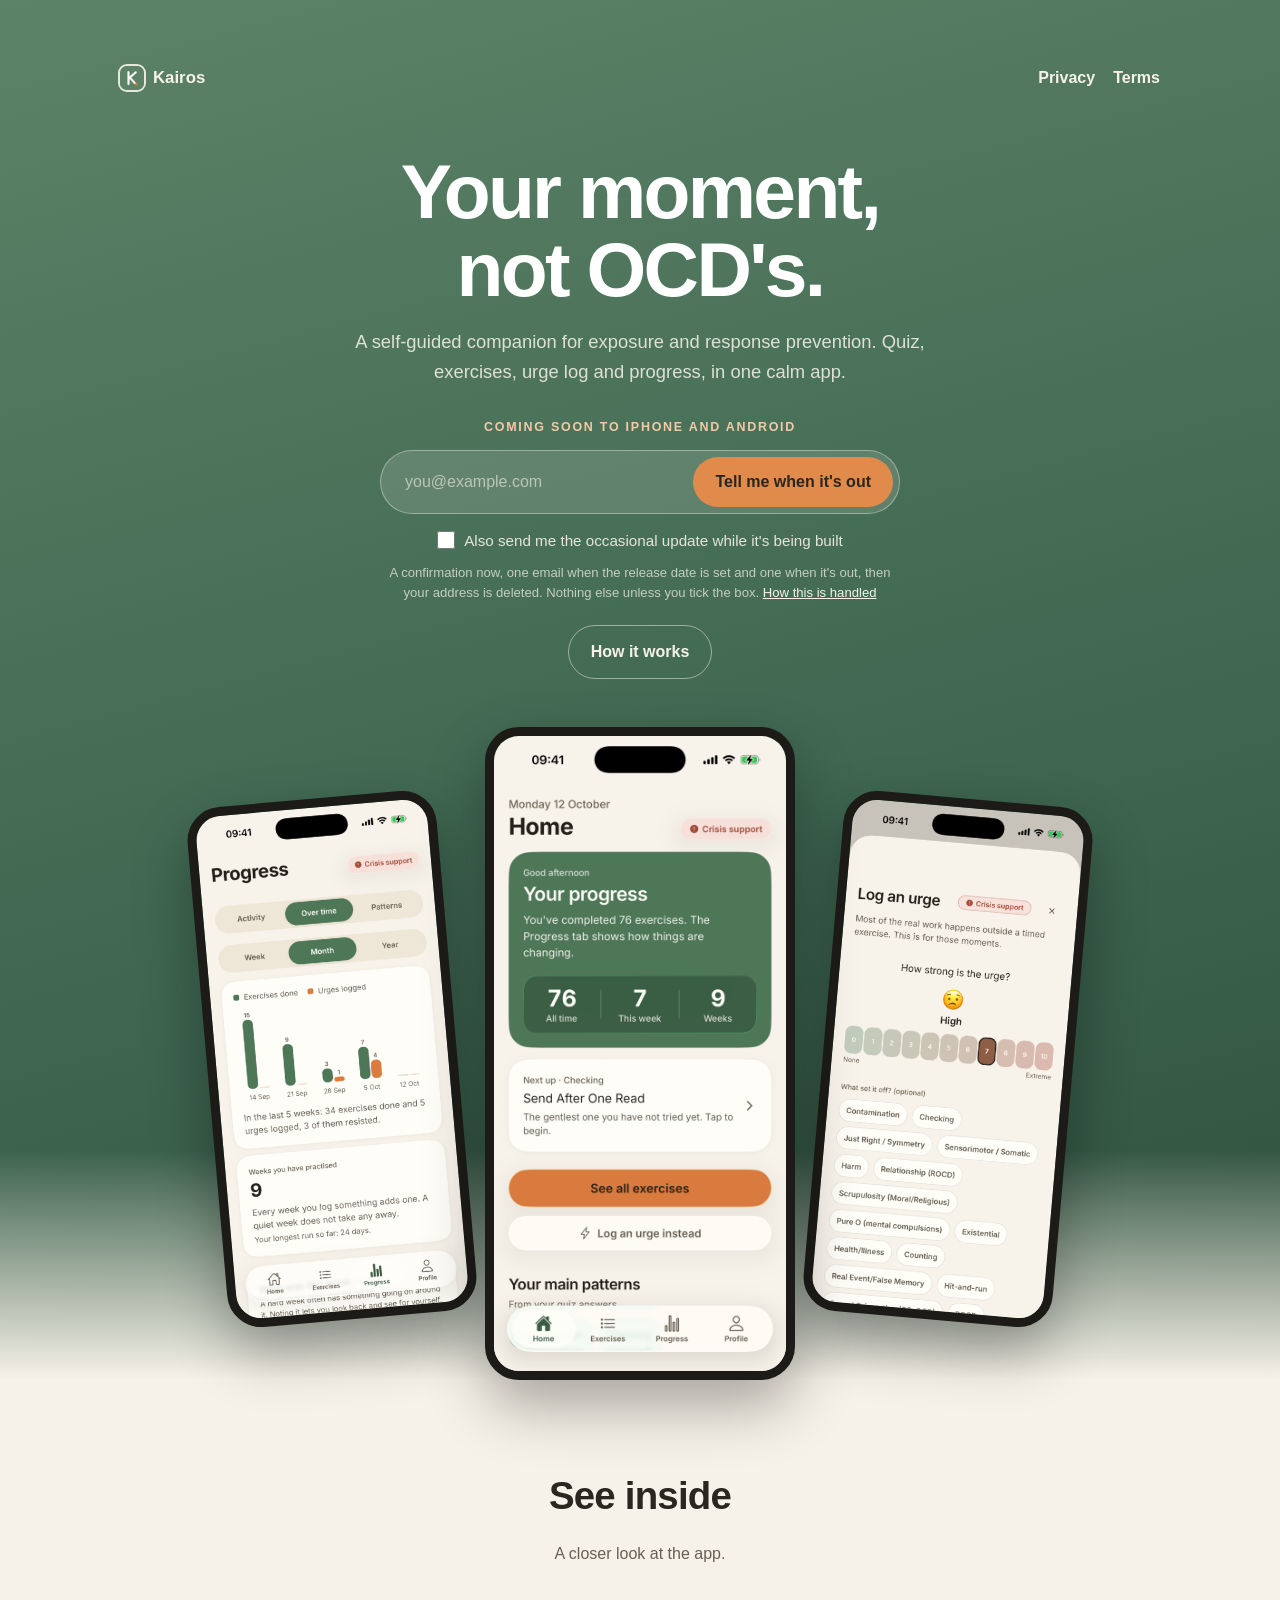
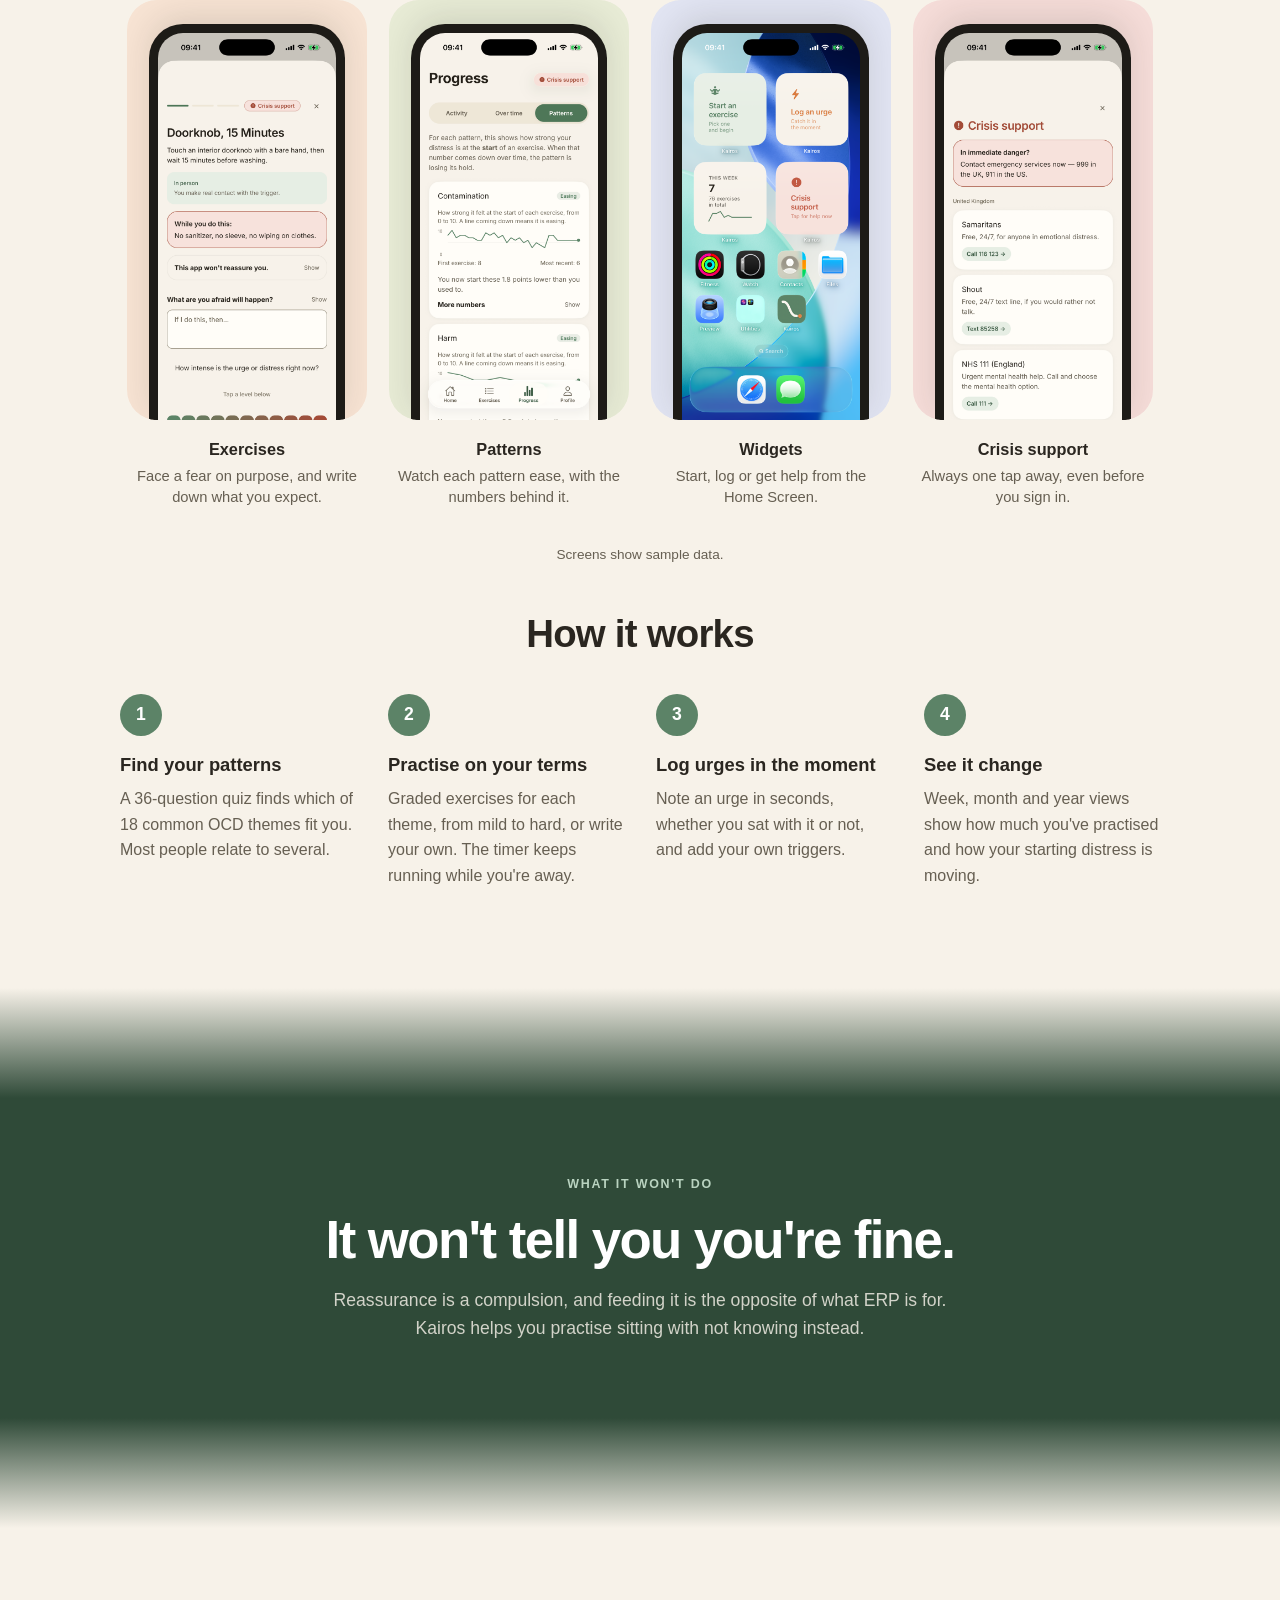
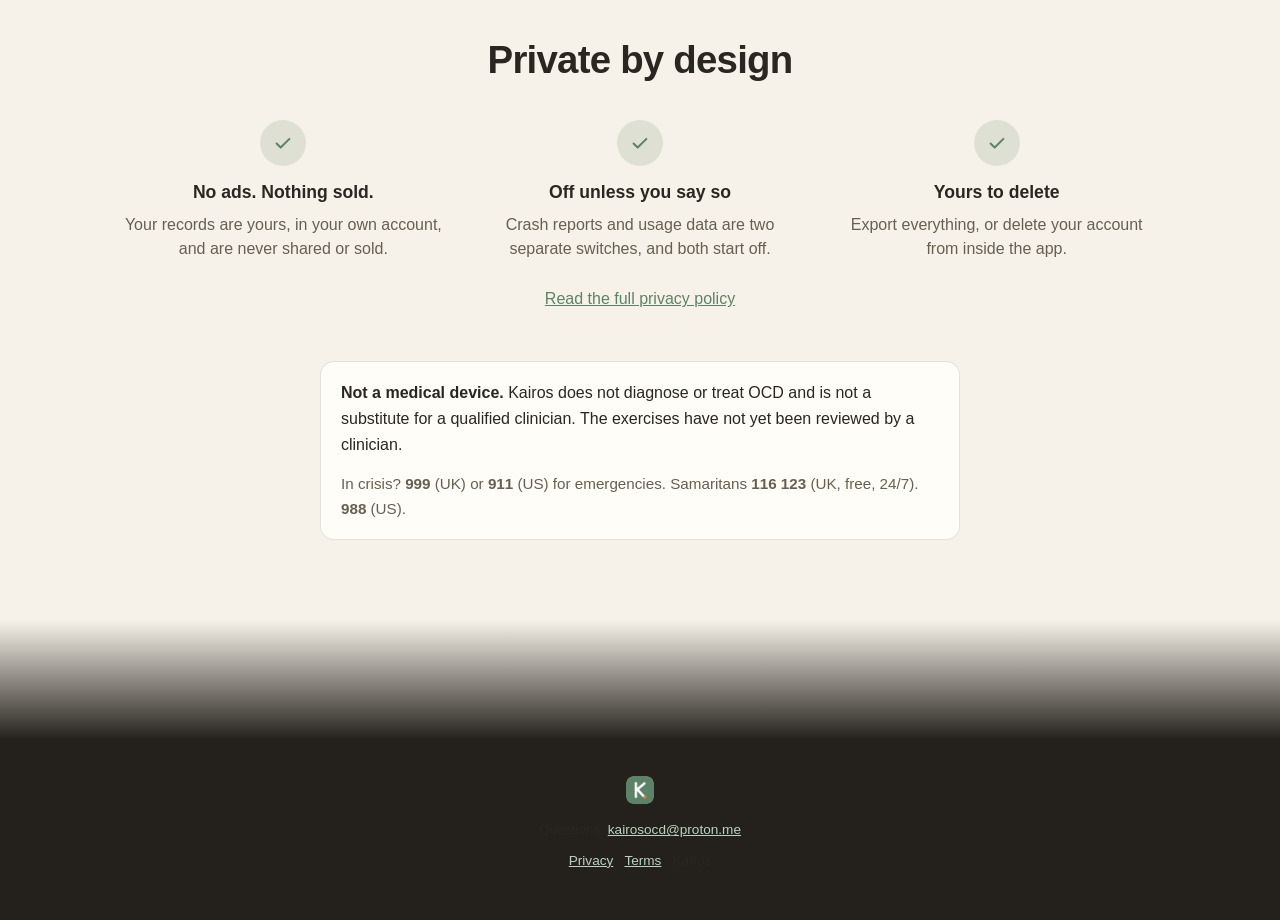
<file: index.html>
<!doctype html>
<html lang="en"><head><meta charset="utf-8"><meta http-equiv="Content-Security-Policy" content="default-src 'none'; script-src 'sha256-T9Zqq2Setd+0WrwaJxLGKSephxffUy9SnGUSDQfKIqs='; style-src 'self' 'unsafe-inline'; img-src 'self' data:; connect-src https://rinfsydefqgzggacbksc.supabase.co; base-uri 'none'; form-action 'none'; object-src 'none'"><meta name="referrer" content="strict-origin-when-cross-origin">
<meta name="viewport" content="width=device-width,initial-scale=1">
<title>Kairos — a self-guided ERP companion for OCD</title><meta name="description" content="Kairos helps you run Exposure and Response Prevention exercises for OCD and see whether your triggers are actually losing their grip. Works offline, no account needed.">
<link rel="canonical" href="https://kairosapp.co.uk/">
<link rel="icon" href="favicon-32.png" sizes="32x32" type="image/png">
<link rel="icon" href="favicon-512.png" sizes="512x512" type="image/png">
<link rel="apple-touch-icon" href="favicon-180.png">
<meta name="theme-color" content="#5C8367">
<meta property="og:type" content="website">
<meta property="og:site_name" content="Kairos">
<meta property="og:title" content="Kairos — a self-guided ERP companion for OCD">
<meta property="og:description" content="Kairos helps you run Exposure and Response Prevention exercises for OCD and see whether your triggers are actually losing their grip. Works offline, no account needed.">
<meta property="og:url" content="https://kairosapp.co.uk/">
<meta property="og:image" content="https://kairosapp.co.uk/og.png">
<meta property="og:image:width" content="1200">
<meta property="og:image:height" content="630">
<meta property="og:image:alt" content="The Kairos mark: a line falling and levelling off, with the most recent point picked out.">
<meta name="twitter:card" content="summary_large_image">
<link rel="stylesheet" href="style.css?v=20261018"></head>
<body>
<div class="band hero-band">
<div class="wrap wide">
<nav><a href="index.html" class="brand"><img src="favicon-32.png" alt="" width="24" height="24">Kairos</a><a href="privacy.html">Privacy</a><a href="terms.html">Terms</a></nav>
<header class="hero">
<h1>Your moment,<br>not OCD's.</h1>
<p class="lede">A self-guided companion for exposure and response prevention. Quiz, exercises, urge log and progress, in one calm app.</p>
<p class="soon">Coming soon to iPhone and Android</p>
<form class="join" id="join" novalidate>
<div class="join-row">
<label class="sr" for="join-email">Email address</label>
<input id="join-email" type="email" name="email" autocomplete="email" inputmode="email" maxlength="254" placeholder="you@example.com" required>
<button type="submit">Tell me when it's out</button>
</div>
<input class="hp" type="text" name="website" tabindex="-1" autocomplete="off" aria-hidden="true">
<label class="join-opt"><input type="checkbox" name="updates"> Also send me the occasional update while it's being built</label>
<p class="join-msg" id="join-msg" role="status" aria-live="polite"></p>
<p class="join-fine">A confirmation now, one email when the release date is set and one when it's out, then your address is deleted. Nothing else unless you tick the box. <a href="privacy.html#waitlist">How this is handled</a></p>
<noscript><p class="join-fine">This form needs JavaScript. You can email <a href="mailto:kairosocd@proton.me">kairosocd@proton.me</a> instead.</p></noscript>
</form>
<p class="cta"><a class="ghost" href="#how">How it works</a></p>
</header>
<div class="stage" aria-label="Screens from the app">
<figure class="phone side left"><img src="img/progress.png?v=20261018" width="644" height="1400" alt="Week, month and year charts of exercises done and urges logged"></figure>
<figure class="phone main"><img src="img/home.png?v=20261018" width="644" height="1400" alt="The Kairos home screen: your progress, the next exercise, and a button to log an urge"></figure>
<figure class="phone side right"><img src="img/urge.png?v=20261018" width="644" height="1400" alt="Logging an urge: a 0 to 10 strength scale and what set it off"></figure>
</div>
</div>
</div>

<div class="wrap wide after-stage">
<section class="showcase" aria-label="Screens from the app">
<h2 class="big center">See inside</h2>
<p class="center sub">A closer look at the app.</p>
<div class="track" tabindex="0" role="region" aria-label="App screens, scrollable"><figure class="slide dup"><div class="tile t1"><div class="frame"><img src="img/home.png?v=20261018" width="644" height="1400" loading="lazy" alt="Home screen with your progress and the next exercise"></div></div><figcaption><strong>Home</strong><span>Where you are, and one clear next step.</span></figcaption></figure><figure class="slide"><div class="tile t2"><div class="frame"><img src="img/exercise.png?v=20261018" width="644" height="1400" loading="lazy" alt="An exercise with what to avoid and a box for what you fear will happen"></div></div><figcaption><strong>Exercises</strong><span>Face a fear on purpose, and write down what you expect.</span></figcaption></figure><figure class="slide dup"><div class="tile t3"><div class="frame"><img src="img/urge.png?v=20261018" width="644" height="1400" loading="lazy" alt="The urge log with a 0 to 10 scale and triggers"></div></div><figcaption><strong>Log an urge</strong><span>A few taps, wherever you are, whatever happened.</span></figcaption></figure><figure class="slide dup"><div class="tile t4"><div class="frame"><img src="img/progress.png?v=20261018" width="644" height="1400" loading="lazy" alt="Week, month and year charts"></div></div><figcaption><strong>Progress</strong><span>Week, month and year, at a glance.</span></figcaption></figure><figure class="slide"><div class="tile t5"><div class="frame"><img src="img/patterns.png?v=20261018" width="644" height="1400" loading="lazy" alt="A pattern card with a falling trend line"></div></div><figcaption><strong>Patterns</strong><span>Watch each pattern ease, with the numbers behind it.</span></figcaption></figure><figure class="slide"><div class="tile t7"><div class="frame"><img src="img/widgets.png?v=20261018" width="644" height="1400" loading="lazy" alt="Four Kairos widgets on the iPhone Home Screen: start an exercise, log an urge, this week's progress and crisis support"></div></div><figcaption><strong>Widgets</strong><span>Start, log or get help from the Home Screen.</span></figcaption></figure><figure class="slide"><div class="tile t6"><div class="frame"><img src="img/crisis.png?v=20261018" width="644" height="1400" loading="lazy" alt="Crisis support with UK and US helplines"></div></div><figcaption><strong>Crisis support</strong><span>Always one tap away, even before you sign in.</span></figcaption></figure></div>
<p class="fine center">Screens show sample data.</p>
</section>

<h2 id="how" class="big center how">How it works</h2>
<section class="steps">
<div class="step"><span class="num">1</span><h3>Find your patterns</h3><p>A 36-question quiz finds which of 18 common OCD themes fit you. Most people relate to several.</p></div>
<div class="step"><span class="num">2</span><h3>Practise on your terms</h3><p>Graded exercises for each theme, from mild to hard, or write your own. The timer keeps running while you're away.</p></div>
<div class="step"><span class="num">3</span><h3>Log urges in the moment</h3><p>Note an urge in seconds, whether you sat with it or not, and add your own triggers.</p></div>
<div class="step"><span class="num">4</span><h3>See it change</h3><p>Week, month and year views show how much you've practised and how your starting distress is moving.</p></div>
</section>
</div>

<div class="band quote-band">
<div class="wrap">
<p class="eyebrow">What it won't do</p>
<p class="quote">It won't tell you you're fine.</p>
<p class="quote-sub">Reassurance is a compulsion, and feeding it is the opposite of what ERP is for. Kairos helps you practise sitting with not knowing instead.</p>
</div>
</div>

<div class="wrap wide">
<h2 class="big center">Private by design</h2>
<section class="privs">
<div><span class="tick"><svg viewBox="0 0 24 24" width="22" height="22" fill="none" stroke="currentColor" stroke-width="2.2" stroke-linecap="round" stroke-linejoin="round" aria-hidden="true"><path d="m5 12.5 4.5 4.5L19 7.5"/></svg></span><h3>No ads. Nothing sold.</h3><p>Your records are yours, in your own account, and are never shared or sold.</p></div>
<div><span class="tick"><svg viewBox="0 0 24 24" width="22" height="22" fill="none" stroke="currentColor" stroke-width="2.2" stroke-linecap="round" stroke-linejoin="round" aria-hidden="true"><path d="m5 12.5 4.5 4.5L19 7.5"/></svg></span><h3>Off unless you say so</h3><p>Crash reports and usage data are two separate switches, and both start off.</p></div>
<div><span class="tick"><svg viewBox="0 0 24 24" width="22" height="22" fill="none" stroke="currentColor" stroke-width="2.2" stroke-linecap="round" stroke-linejoin="round" aria-hidden="true"><path d="m5 12.5 4.5 4.5L19 7.5"/></svg></span><h3>Yours to delete</h3><p>Export everything, or delete your account from inside the app.</p></div>
</section>
<p class="center"><a href="privacy.html">Read the full privacy policy</a></p>

<section class="card safety">
<strong>Not a medical device.</strong> Kairos does not diagnose or treat OCD and is not a substitute for a qualified clinician. The exercises have not yet been reviewed by a clinician.
<p class="crisis">In crisis? <strong>999</strong> (UK) or <strong>911</strong> (US) for emergencies. Samaritans <strong>116 123</strong> (UK, free, 24/7). <strong>988</strong> (US).</p>
</section>
</div>

<div class="band foot-band">
<footer class="center">
<img src="favicon-32.png" alt="" width="28" height="28" style="border-radius:7px">
<p>Questions: <a href="mailto:kairosocd@proton.me">kairosocd@proton.me</a></p>
<p><a href="privacy.html">Privacy</a> &middot; <a href="terms.html">Terms</a> &middot; Kairos</p>
</footer>
</div>
<script>
// Waiting list. The key below is Supabase's publishable key, the same one the
// app ships with: it can call join_waitlist() and cannot read the list.
(function(){
var URL='https://rinfsydefqgzggacbksc.supabase.co/rest/v1/rpc/join_waitlist',KEY='sb_publishable_8s-21yNIAFTTwb9iOPqPbw_uM5XrwYM';
var form=document.getElementById('join');if(!form)return;
var msg=document.getElementById('join-msg'),btn=form.querySelector('button'),email=form.elements.email;
function say(t,bad){msg.textContent=t;msg.classList.toggle('bad',!!bad)}
form.addEventListener('submit',function(e){
e.preventDefault();
var v=email.value.trim(),updates=form.elements.updates.checked;
// Filled only by bots: look like it worked, send nothing.
if(form.elements.website.value){done(false);return}
if(!/^[^@\s]+@[^@\s]+\.[^@\s]+$/.test(v)){say('That email address doesn\'t look right.',true);email.focus();return}
btn.disabled=true;say('Adding you…');
fetch(URL,{method:'POST',headers:{'Content-Type':'application/json',apikey:KEY},body:JSON.stringify({p_email:v,p_updates:updates})})
.then(function(r){if(!r.ok)throw 0;done(updates)})
.catch(function(){btn.disabled=false;say('Couldn\'t add you just now. Try again, or email kairosocd@proton.me.',true)});
});
function done(updates){
form.classList.add('done');
say(updates?'You\'re on the list. A confirmation email is on its way. We\'ll email you the release date, when it\'s out, and now and then before.':'You\'re on the list. A confirmation email is on its way. After that, just the release date and the launch.');
}
})();
</script>
</body></html>
</file>
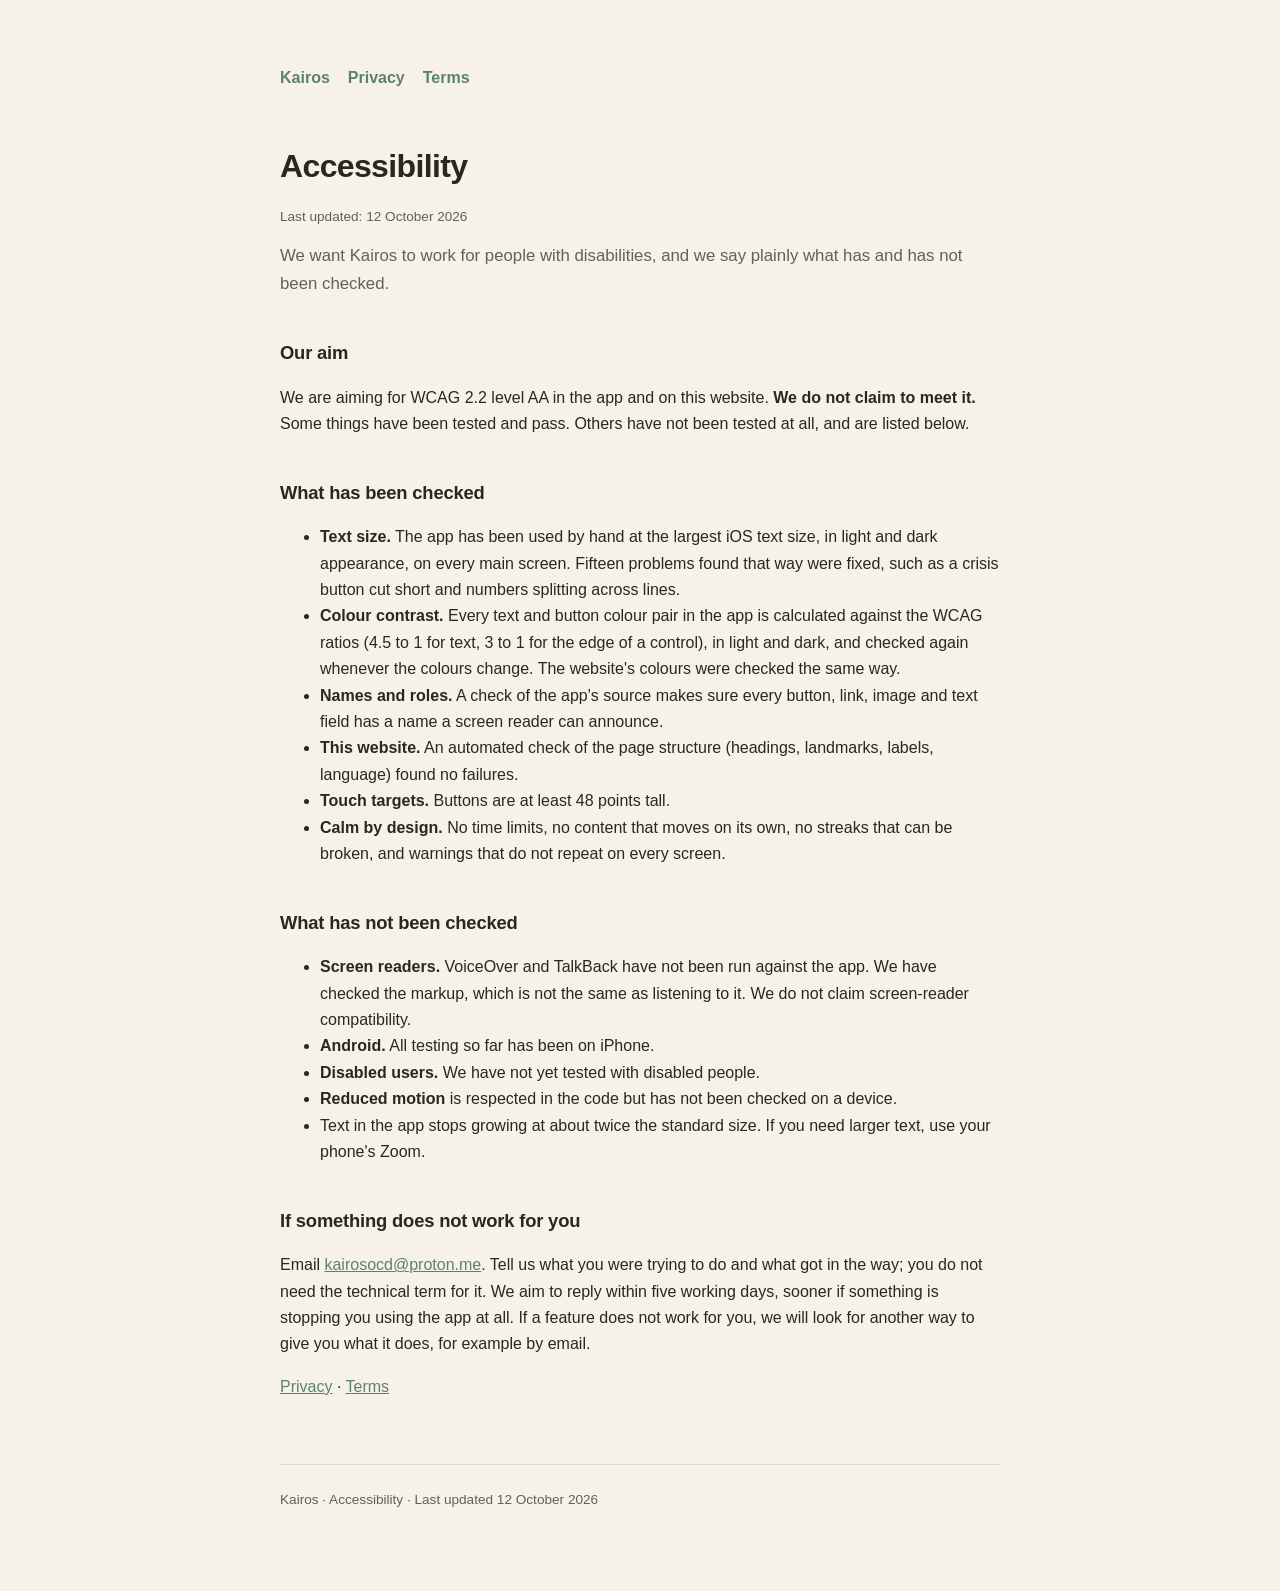
<file: accessibility.html>
<!doctype html>
<html lang="en"><head><meta charset="utf-8"><meta http-equiv="Content-Security-Policy" content="default-src 'none'; script-src 'none'; style-src 'self' 'unsafe-inline'; img-src 'self' data:; connect-src 'none'; base-uri 'none'; form-action 'none'; object-src 'none'"><meta name="referrer" content="strict-origin-when-cross-origin">
<meta name="viewport" content="width=device-width,initial-scale=1">
<title>Accessibility — Kairos</title><meta name="description" content="How accessible Kairos is today, what has and has not been tested, and how to tell us about a problem.">
<link rel="canonical" href="https://kairosapp.co.uk/accessibility.html">
<link rel="icon" href="favicon-32.png" sizes="32x32" type="image/png">
<link rel="icon" href="favicon-512.png" sizes="512x512" type="image/png">
<link rel="apple-touch-icon" href="favicon-180.png">
<meta name="theme-color" content="#5C8367">
<meta property="og:type" content="website">
<meta property="og:site_name" content="Kairos">
<meta property="og:title" content="Accessibility — Kairos">
<meta property="og:description" content="How accessible Kairos is today, what has and has not been tested, and how to tell us about a problem.">
<meta property="og:url" content="https://kairosapp.co.uk/accessibility.html">
<meta property="og:image" content="https://kairosapp.co.uk/og.png">
<meta property="og:image:width" content="1200">
<meta property="og:image:height" content="630">
<meta property="og:image:alt" content="The Kairos mark: a line falling and levelling off, with the most recent point picked out.">
<meta name="twitter:card" content="summary_large_image">
<link rel="stylesheet" href="style.css?v=20261020"></head>
<body><div class="wrap">
<nav><a href="index.html">Kairos</a><a href="privacy.html">Privacy</a><a href="terms.html">Terms</a></nav>
<main>

<h1>Accessibility</h1>
<p class="updated">Last updated: 12 October 2026</p>

<p class="lede">We want Kairos to work for people with disabilities, and we say plainly what has and has not been checked.</p>

<h2>Our aim</h2>
<p>We are aiming for WCAG 2.2 level AA in the app and on this website. <strong>We do not claim to meet it.</strong> Some things have been tested and pass. Others have not been tested at all, and are listed below.</p>

<h2>What has been checked</h2>
<ul>
<li><strong>Text size.</strong> The app has been used by hand at the largest iOS text size, in light and dark appearance, on every main screen. Fifteen problems found that way were fixed, such as a crisis button cut short and numbers splitting across lines.</li>
<li><strong>Colour contrast.</strong> Every text and button colour pair in the app is calculated against the WCAG ratios (4.5 to 1 for text, 3 to 1 for the edge of a control), in light and dark, and checked again whenever the colours change. The website's colours were checked the same way.</li>
<li><strong>Names and roles.</strong> A check of the app's source makes sure every button, link, image and text field has a name a screen reader can announce.</li>
<li><strong>This website.</strong> An automated check of the page structure (headings, landmarks, labels, language) found no failures.</li>
<li><strong>Touch targets.</strong> Buttons are at least 48 points tall.</li>
<li><strong>Calm by design.</strong> No time limits, no content that moves on its own, no streaks that can be broken, and warnings that do not repeat on every screen.</li>
</ul>

<h2>What has not been checked</h2>
<ul>
<li><strong>Screen readers.</strong> VoiceOver and TalkBack have not been run against the app. We have checked the markup, which is not the same as listening to it. We do not claim screen-reader compatibility.</li>
<li><strong>Android.</strong> All testing so far has been on iPhone.</li>
<li><strong>Disabled users.</strong> We have not yet tested with disabled people.</li>
<li><strong>Reduced motion</strong> is respected in the code but has not been checked on a device.</li>
<li>Text in the app stops growing at about twice the standard size. If you need larger text, use your phone's Zoom.</li>
</ul>

<h2>If something does not work for you</h2>
<p>Email <a href="mailto:kairosocd@proton.me">kairosocd@proton.me</a>. Tell us what you were trying to do and what got in the way; you do not need the technical term for it. We aim to reply within five working days, sooner if something is stopping you using the app at all. If a feature does not work for you, we will look for another way to give you what it does, for example by email.</p>

<p><a href="privacy.html">Privacy</a> &middot; <a href="terms.html">Terms</a></p>
</main>
<footer>Kairos · Accessibility · Last updated 12 October 2026</footer>
</div></body></html>
</file>
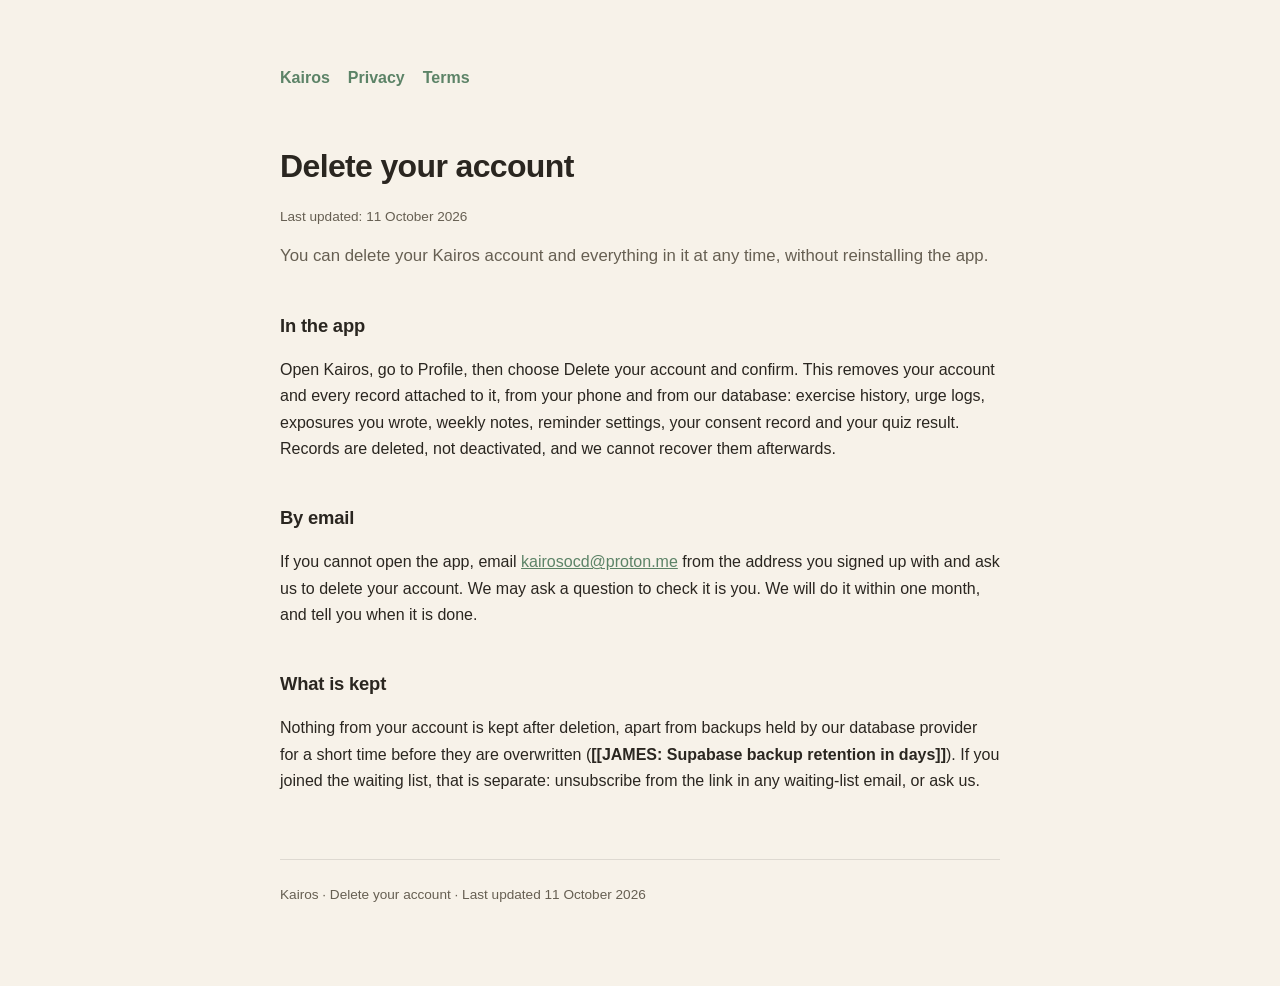
<file: delete-account.html>
<!doctype html>
<html lang="en"><head><meta charset="utf-8"><meta http-equiv="Content-Security-Policy" content="default-src 'none'; script-src 'none'; style-src 'self' 'unsafe-inline'; img-src 'self' data:; connect-src 'none'; base-uri 'none'; form-action 'none'; object-src 'none'"><meta name="referrer" content="strict-origin-when-cross-origin">
<meta name="viewport" content="width=device-width,initial-scale=1">
<title>Delete your account — Kairos</title><meta name="description" content="How to delete your Kairos account and the data in it.">
<link rel="canonical" href="https://kairosapp.co.uk/delete-account.html">
<link rel="icon" href="favicon-32.png" sizes="32x32" type="image/png">
<link rel="icon" href="favicon-512.png" sizes="512x512" type="image/png">
<link rel="apple-touch-icon" href="favicon-180.png">
<meta name="theme-color" content="#5C8367">
<meta property="og:type" content="website">
<meta property="og:site_name" content="Kairos">
<meta property="og:title" content="Delete your account — Kairos">
<meta property="og:description" content="How to delete your Kairos account and the data in it.">
<meta property="og:url" content="https://kairosapp.co.uk/delete-account.html">
<meta property="og:image" content="https://kairosapp.co.uk/og.png">
<meta property="og:image:width" content="1200">
<meta property="og:image:height" content="630">
<meta property="og:image:alt" content="The Kairos mark: a line falling and levelling off, with the most recent point picked out.">
<meta name="twitter:card" content="summary_large_image">
<link rel="stylesheet" href="style.css?v=20261020"></head>
<body><div class="wrap">
<nav><a href="index.html">Kairos</a><a href="privacy.html">Privacy</a><a href="terms.html">Terms</a></nav>
<main>

<h1>Delete your account</h1>
<p class="updated">Last updated: 11 October 2026</p>

<p class="lede">You can delete your Kairos account and everything in it at any time, without reinstalling the app.</p>

<h2>In the app</h2>
<p>Open Kairos, go to Profile, then choose Delete your account and confirm. This removes your account and
every record attached to it, from your phone and from our database: exercise history, urge logs, exposures
you wrote, weekly notes, reminder settings, your consent record and your quiz result. Records are deleted,
not deactivated, and we cannot recover them afterwards.</p>

<h2>By email</h2>
<p>If you cannot open the app, email <a href="mailto:kairosocd@proton.me">kairosocd@proton.me</a> from the
address you signed up with and ask us to delete your account. We may ask a question to check it is you. We
will do it within one month, and tell you when it is done.</p>

<h2>What is kept</h2>
<p>Nothing from your account is kept after deletion, apart from backups held by our database provider for
a short time before they are overwritten (<strong>[[JAMES: Supabase backup retention in days]]</strong>). If you
joined the waiting list, that is separate: unsubscribe from the link in any waiting-list email, or ask us.</p>

</main>
<footer>Kairos · Delete your account · Last updated 11 October 2026</footer>
</div></body></html>
</file>
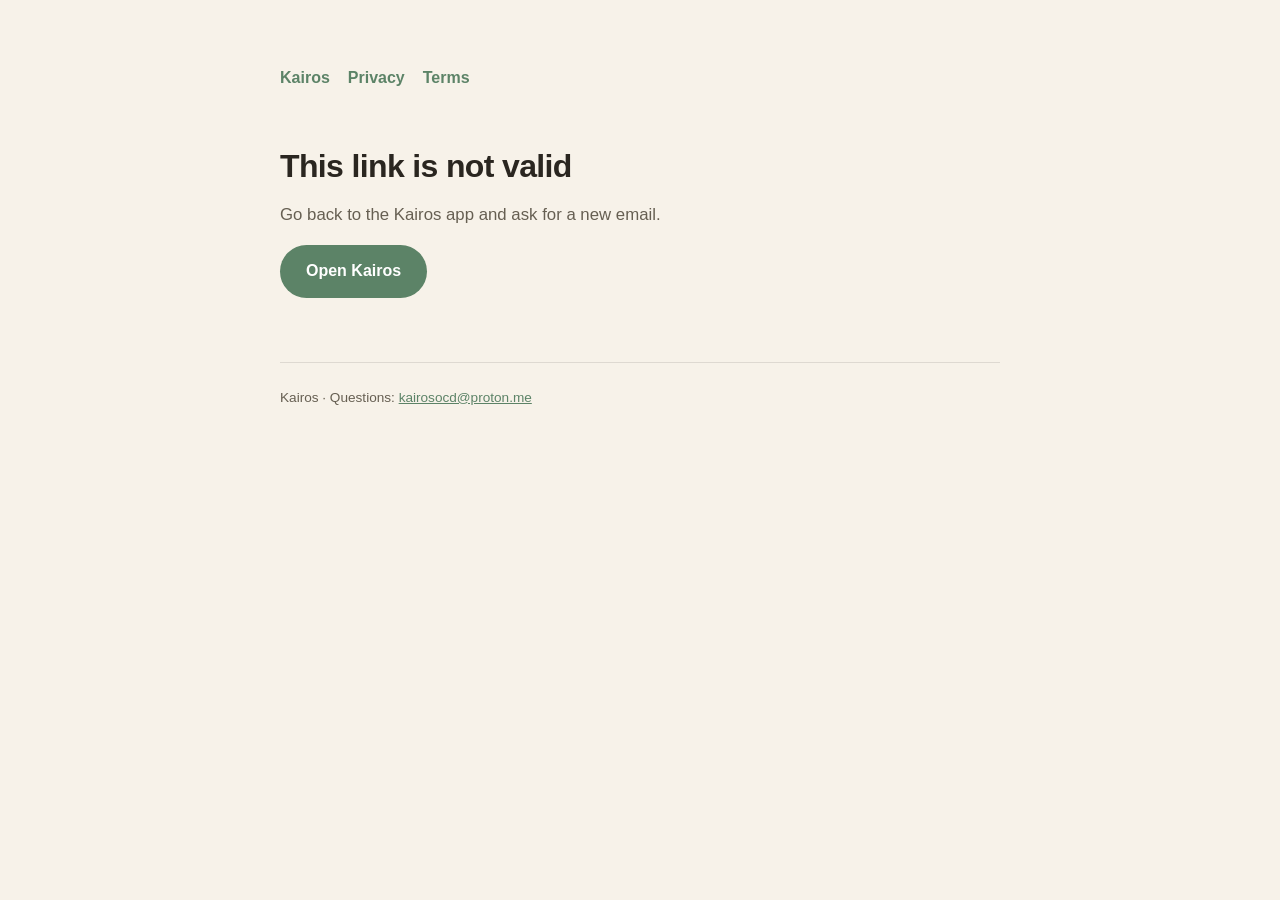
<file: open.html>
<!doctype html>
<html lang="en"><head><meta charset="utf-8"><meta http-equiv="Content-Security-Policy" content="default-src 'none'; script-src 'sha256-C3AvIpxU/HgVbRTIcodHJ1VNUiAtNa4bY+GyHJzdA5s='; style-src 'self' 'unsafe-inline'; img-src 'self' data:; connect-src 'none'; base-uri 'none'; form-action 'none'; object-src 'none'"><meta name="referrer" content="no-referrer">
<meta name="viewport" content="width=device-width,initial-scale=1">
<title>Open Kairos</title>
<meta name="description" content="Continue in the Kairos app.">
<meta name="robots" content="noindex">
<meta name="referrer" content="no-referrer">
<link rel="icon" href="/favicon-32.png" sizes="32x32" type="image/png">
<link rel="apple-touch-icon" href="/favicon-180.png">
<meta name="theme-color" content="#5C8367">
<link rel="stylesheet" href="/style.css?v=20261020"></head>
<body><div class="wrap">
<nav><a href="/">Kairos</a><a href="/privacy.html">Privacy</a><a href="/terms.html">Terms</a></nav>
<main>

<h1 id="title">Opening Kairos</h1>
<p class="lede" id="lede">One moment. If nothing happens, tap the button below.</p>
<p><a class="btn" id="open" href="#" style="display:inline-block;text-decoration:none" hidden>Open Kairos</a></p>

<div id="help" hidden>
<p><strong>Open this email on the phone that has Kairos installed.</strong> The link only works there, and it works best on the same phone you signed up on.</p>
<p>Kairos isn't on the App Store yet. If you are on the waiting list, we will email you when it is out.</p>
<p>The link is single-use and expires, so if it no longer works, go back to the app and ask for a new one.</p>
</div>
<noscript><p>This page needs JavaScript to open the app. Open this email on the phone that has Kairos installed and tap the button again.</p></noscript>

</main>
<footer>Kairos &middot; Questions: <a href="mailto:kairosocd@proton.me">kairosocd@proton.me</a></footer>
</div>
<script>
// Hands an email link over to the app. Only two destinations are allowed, and
// only the one-time code (or an error) is passed on, so this page cannot be
// used to send someone to an arbitrary address.
(function () {
  var allowed = { 'email-confirmed': 1, 'reset-password': 1 };
  var q = new URLSearchParams(location.search);
  // Supabase puts errors (for example an expired link) in the fragment.
  var h = new URLSearchParams(location.hash.replace(/^#/, ''));
  var to = q.get('to');
  var $ = function (id) { return document.getElementById(id); };

  if (!Object.prototype.hasOwnProperty.call(allowed, to)) {
    $('title').textContent = 'This link is not valid';
    $('lede').textContent = 'Go back to the Kairos app and ask for a new email.';
    return;
  }

  var out = new URLSearchParams();
  ['code', 'error', 'error_code', 'error_description'].forEach(function (k) {
    var v = q.get(k) || h.get(k);
    if (v) out.set(k, v);
  });
  var link = 'kairos://' + to + (out.toString() ? '?' + out.toString() : '');

  var btn = $('open');
  btn.href = link;
  btn.hidden = false;
  $('help').hidden = false;

  // Only phones can open the app, so only try there. On a computer the page
  // just explains.
  if (/iPhone|iPad|iPod|Android/i.test(navigator.userAgent)) {
    location.href = link;
  } else {
    $('title').textContent = 'Open this on your phone';
    $('lede').textContent = 'This link continues in the Kairos app, which needs to be on your phone.';
    btn.hidden = true;
  }
})();
</script>
</body></html>
</file>
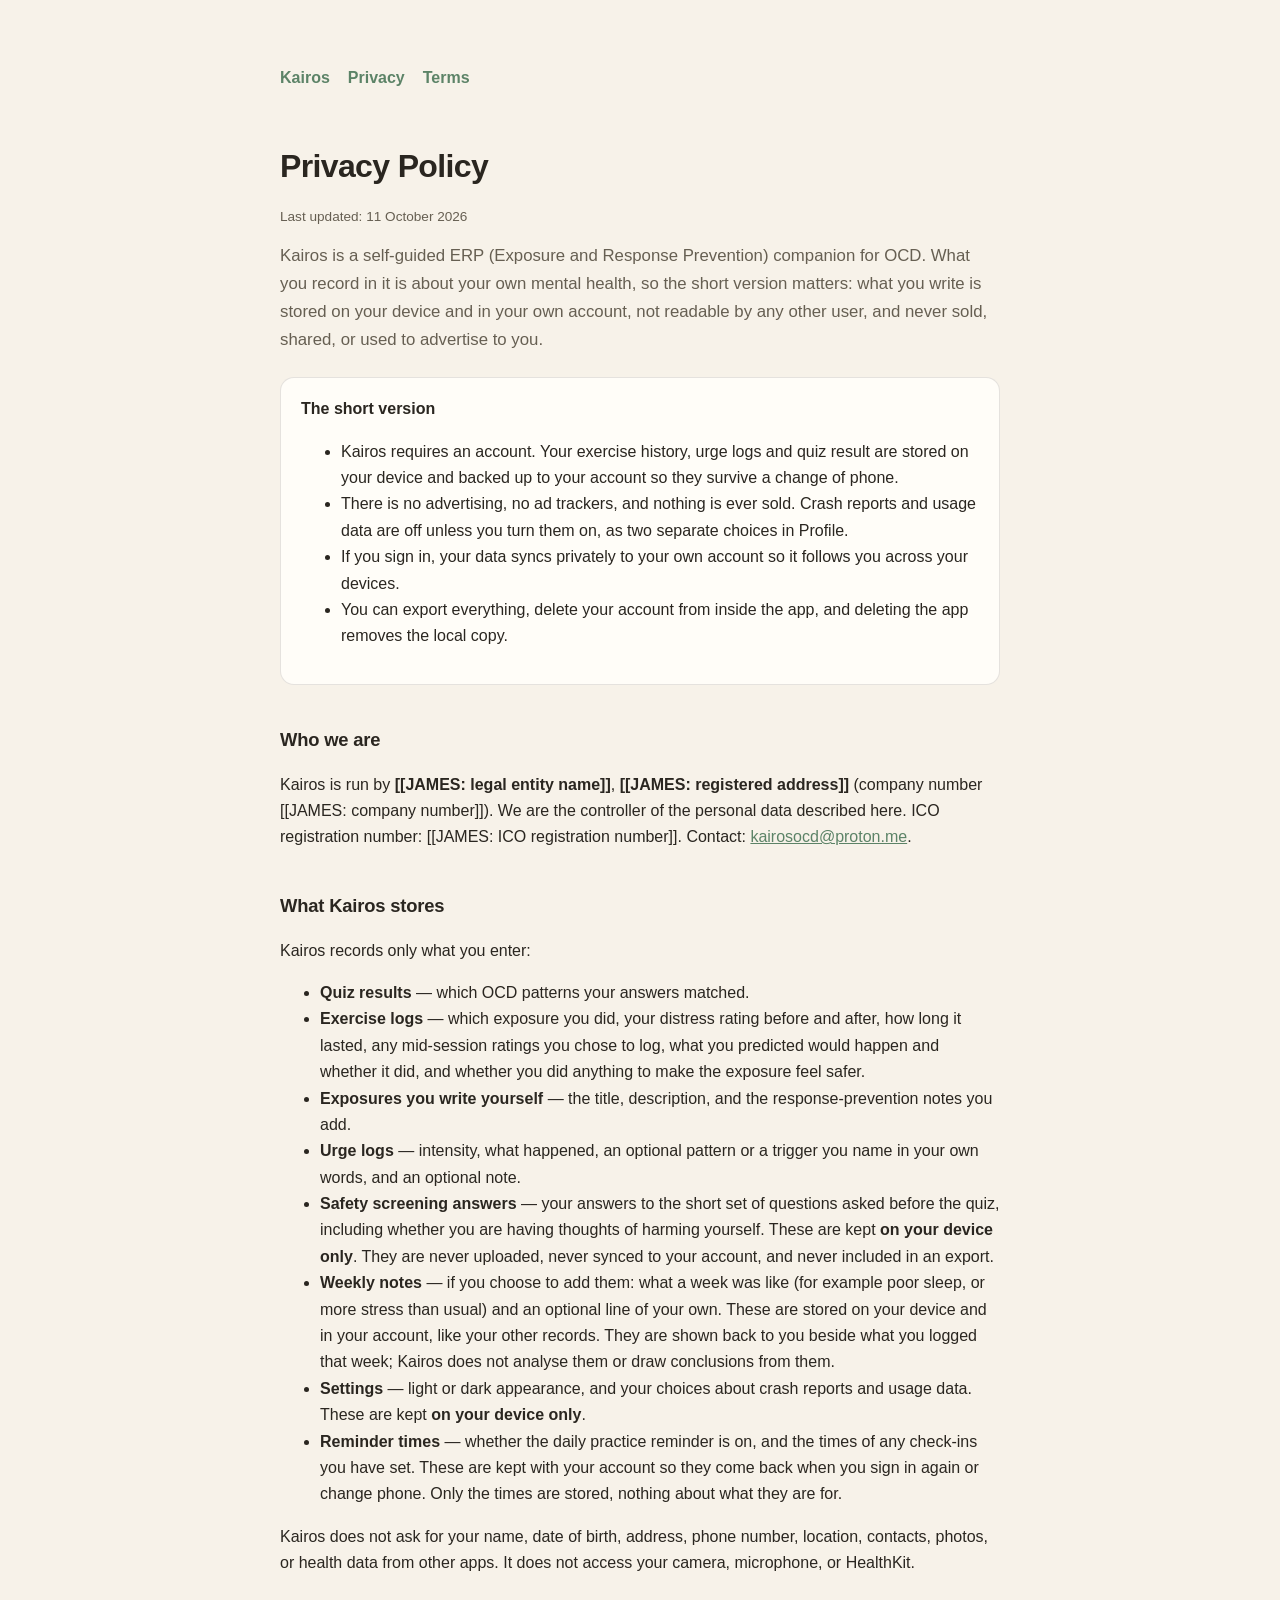
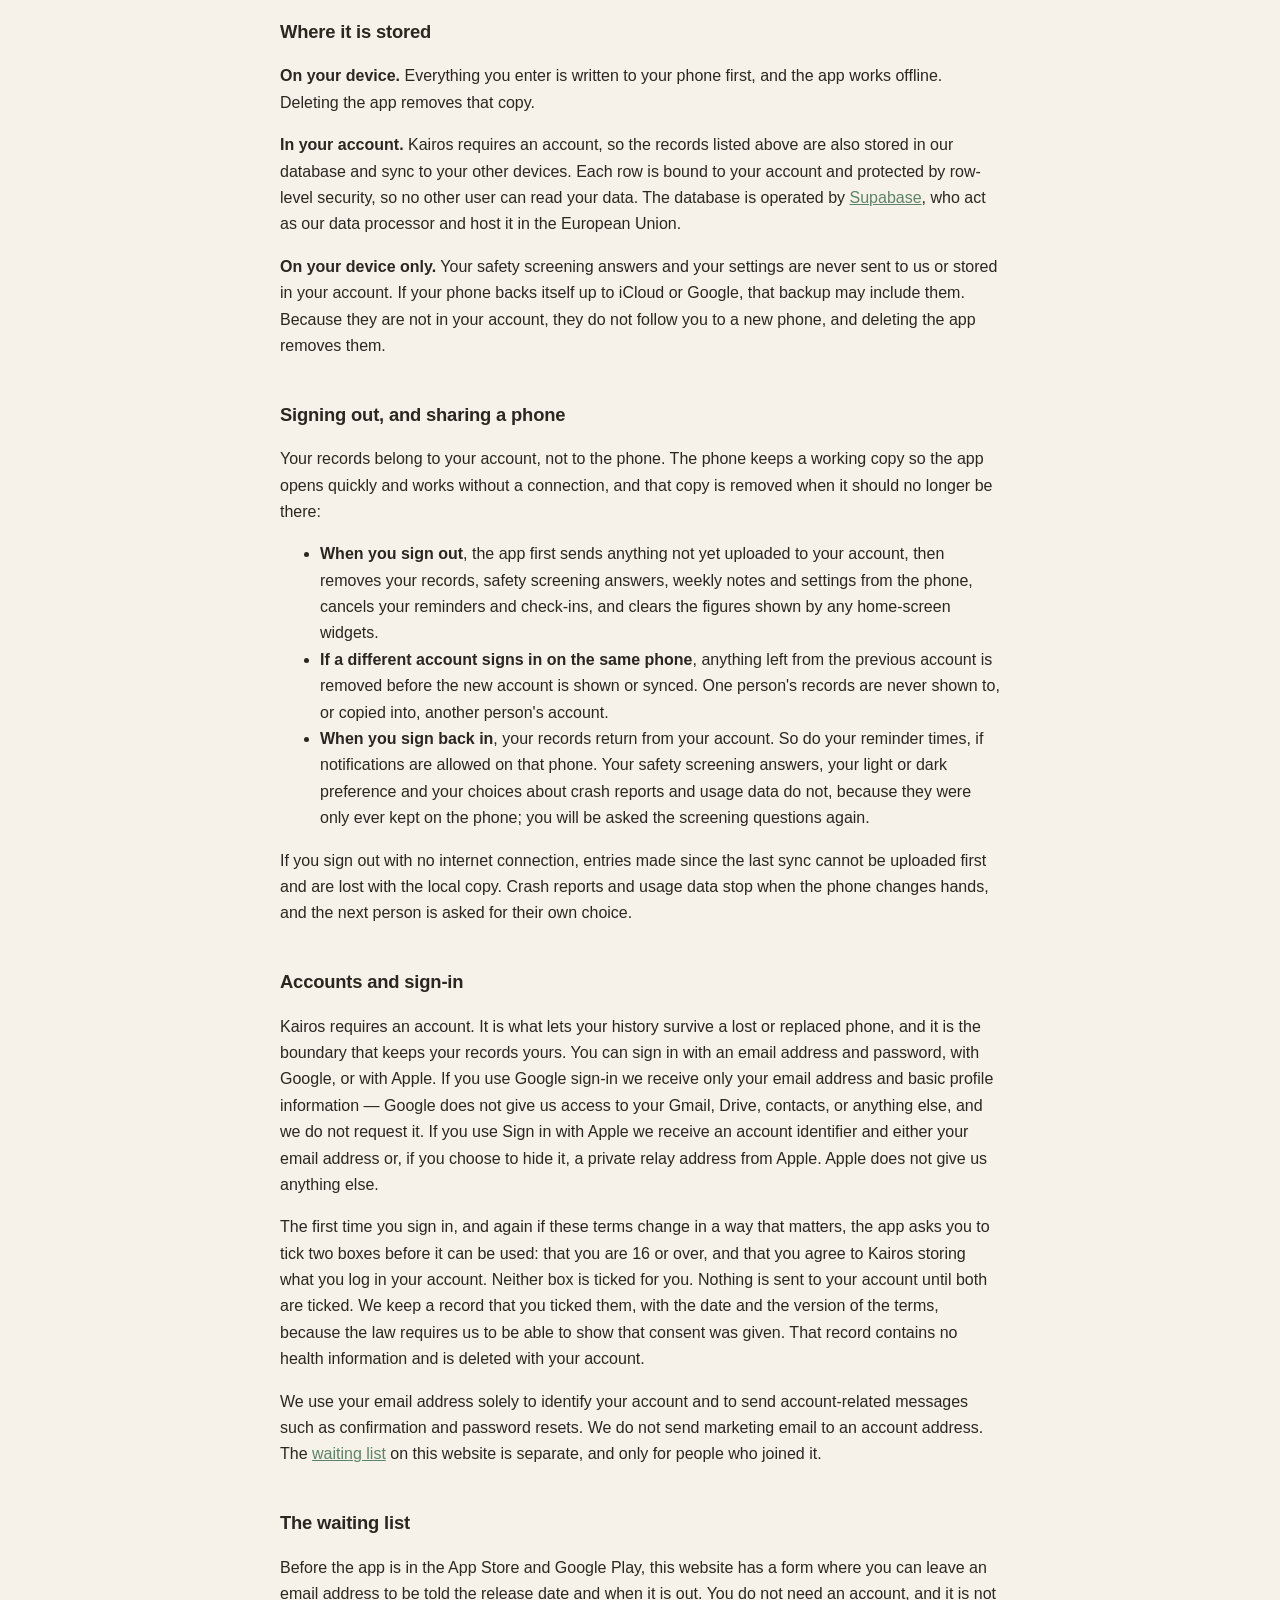
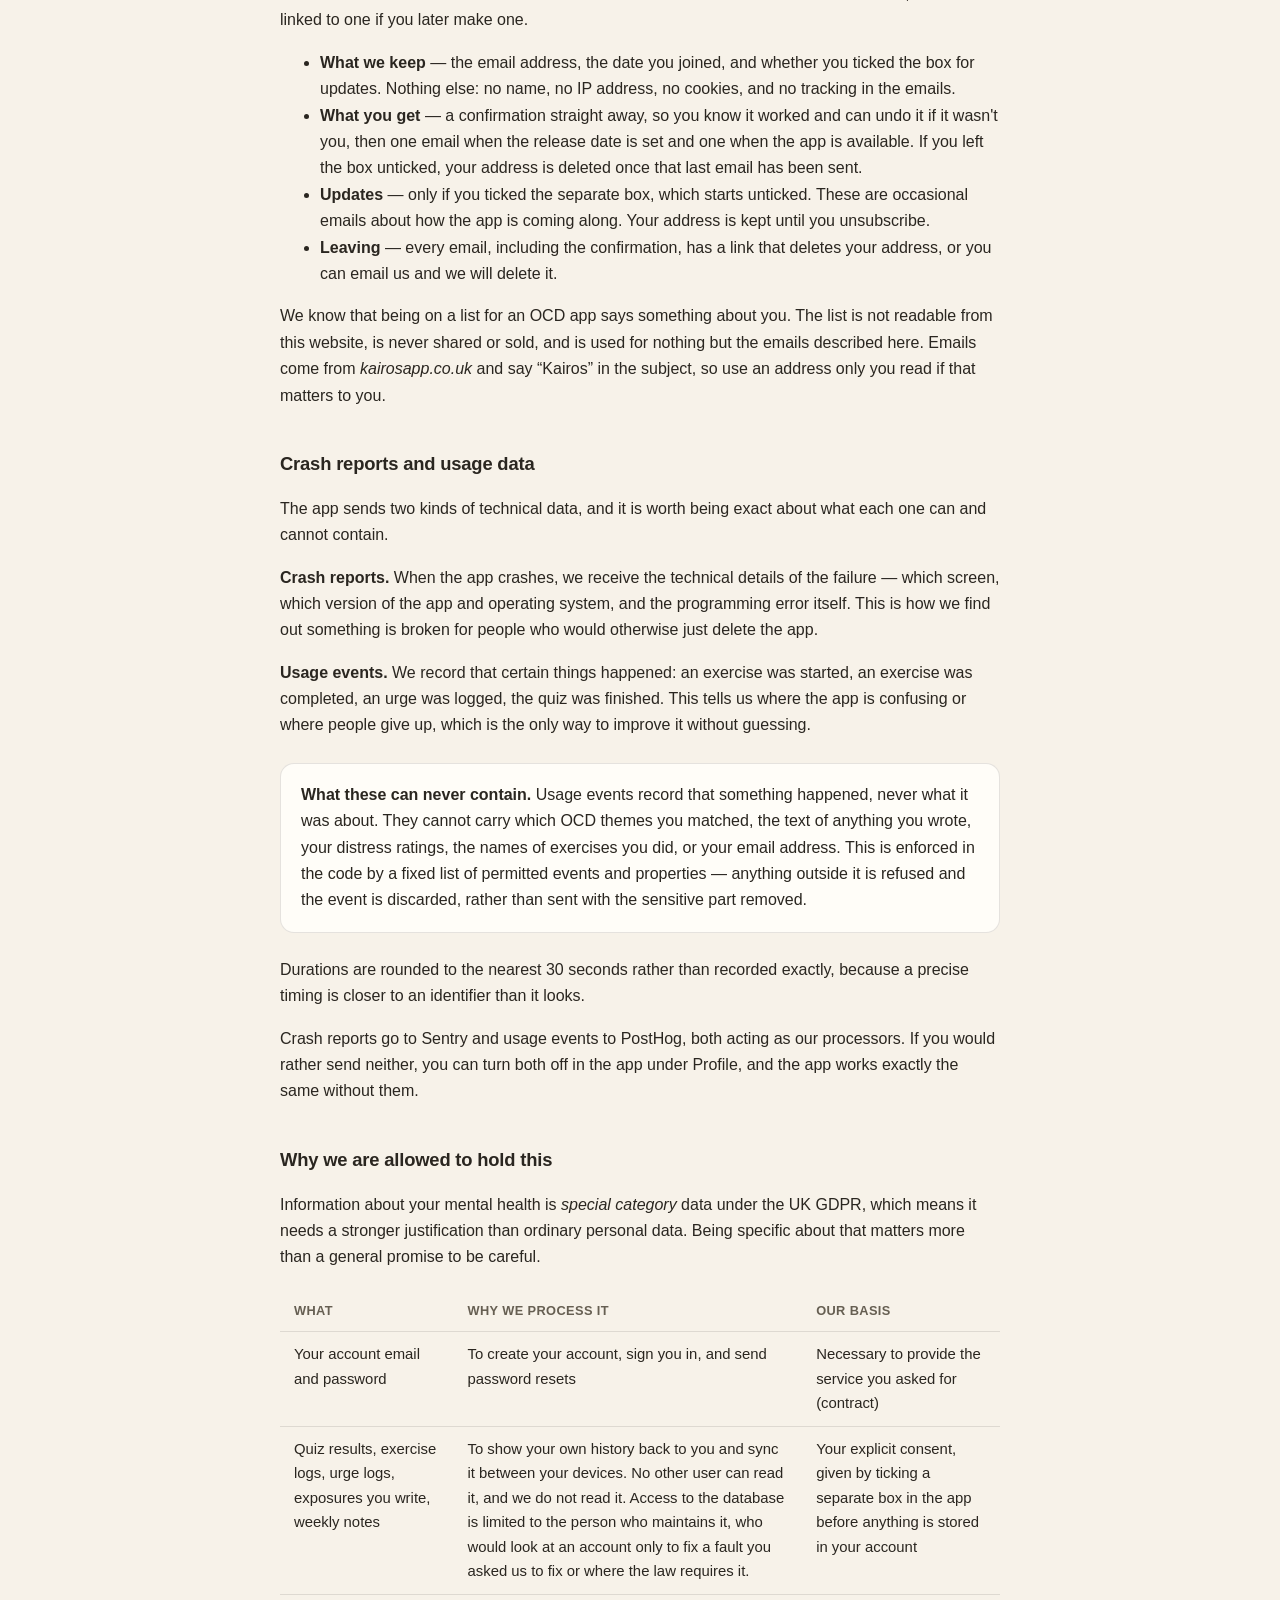
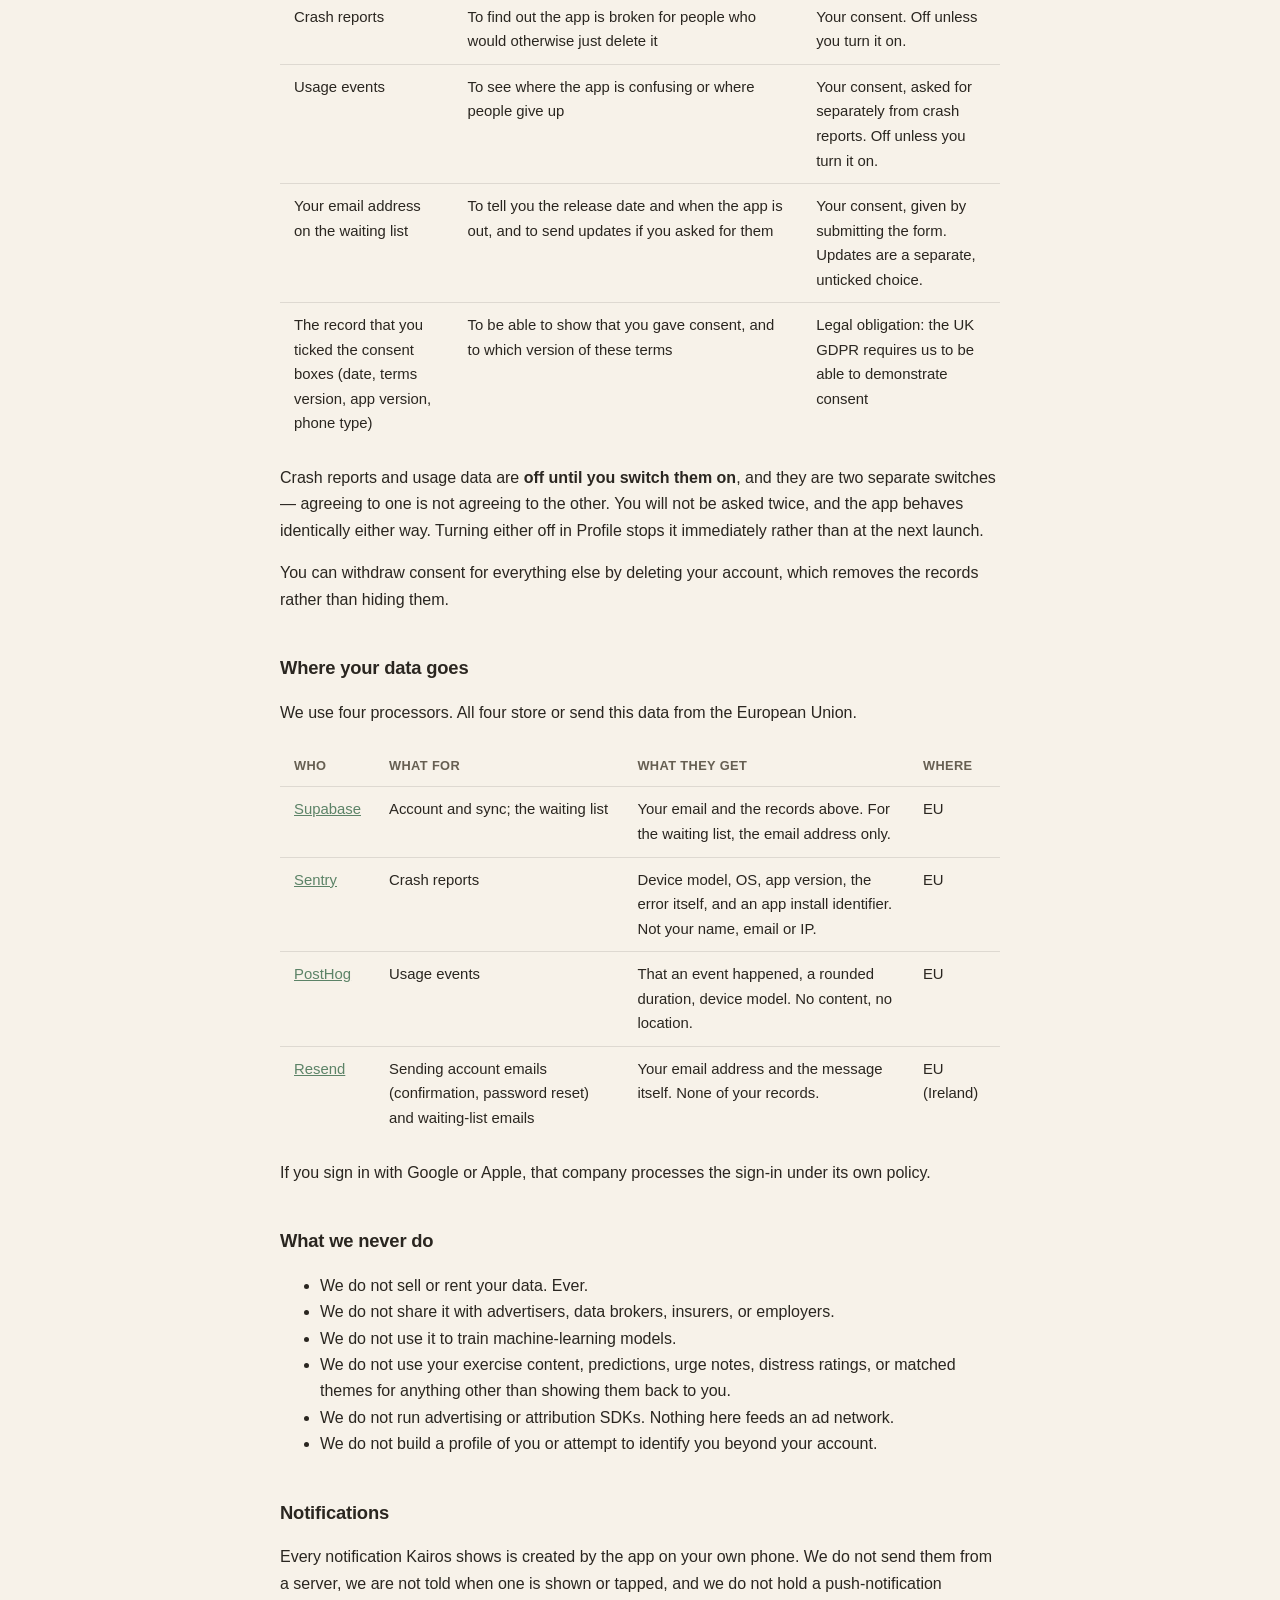
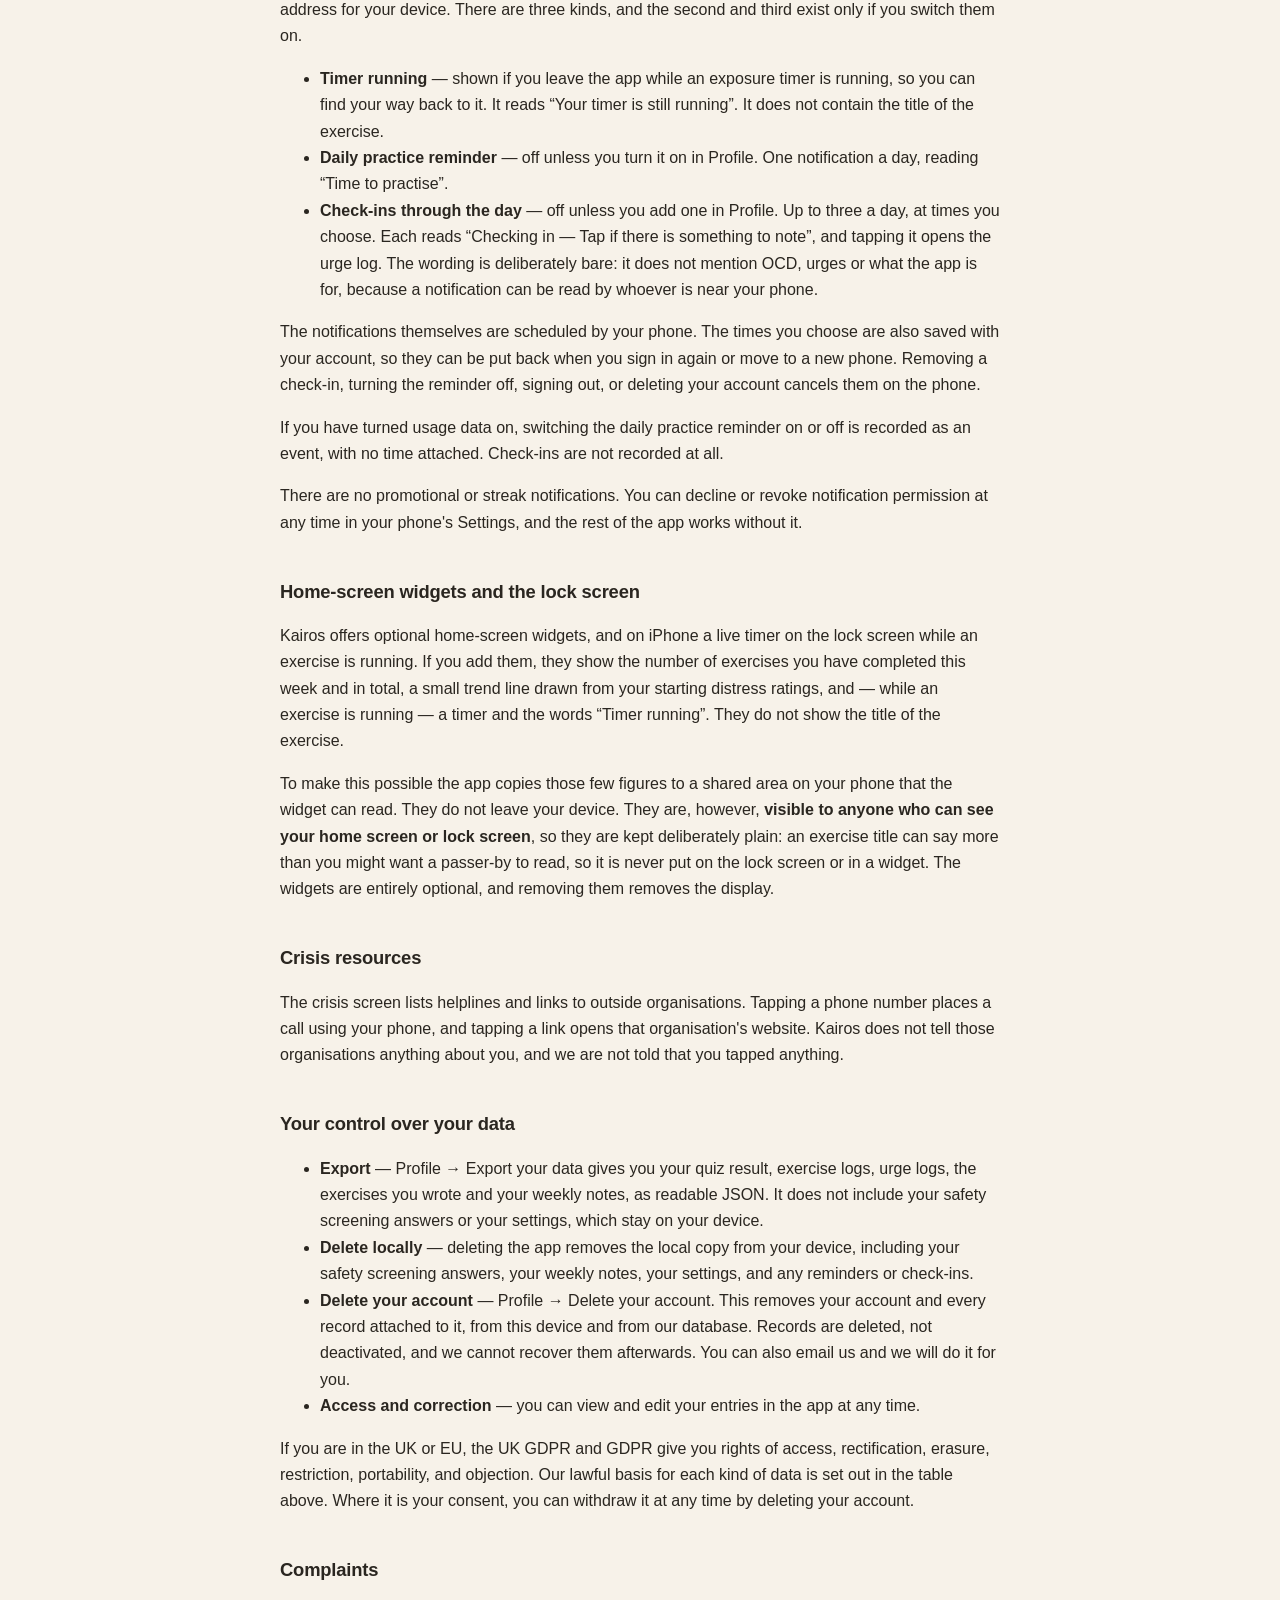
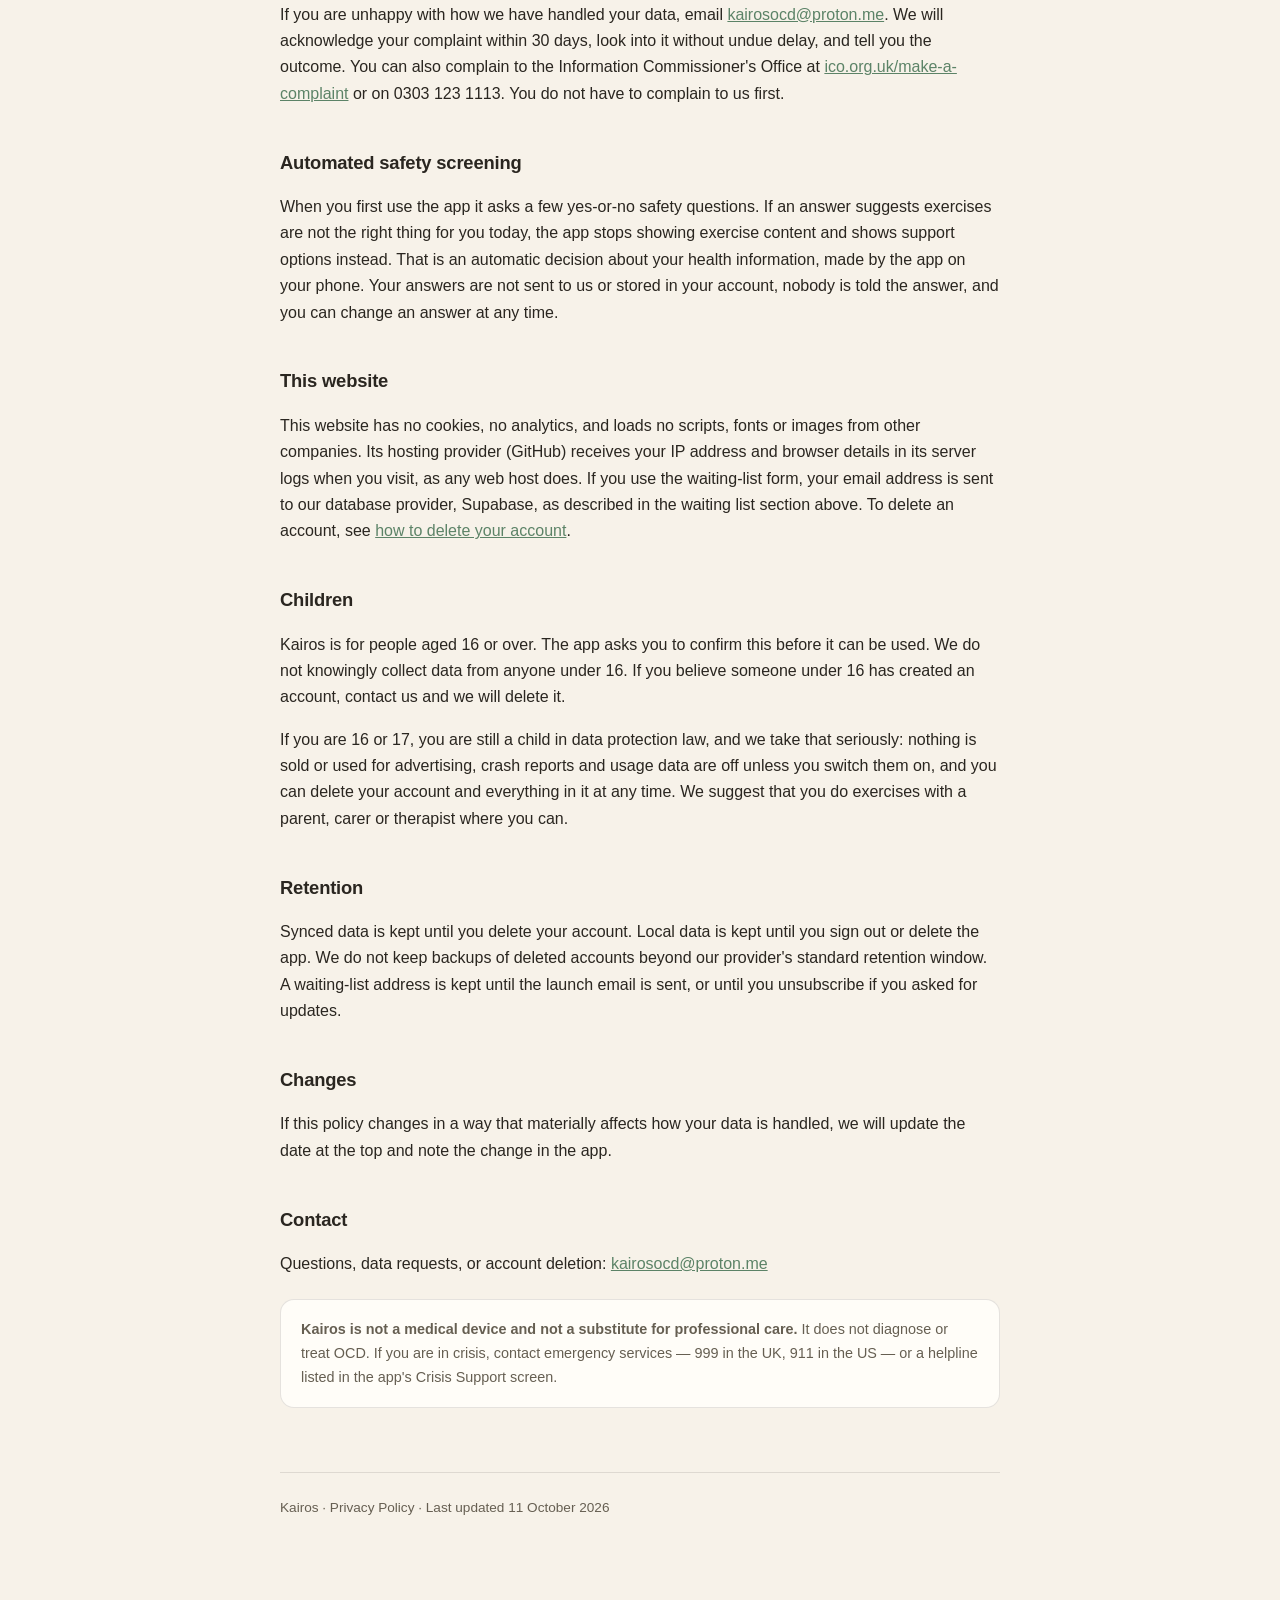
<file: privacy.html>
<!doctype html>
<html lang="en"><head><meta charset="utf-8"><meta http-equiv="Content-Security-Policy" content="default-src 'none'; script-src 'none'; style-src 'self' 'unsafe-inline'; img-src 'self' data:; connect-src 'none'; base-uri 'none'; form-action 'none'; object-src 'none'"><meta name="referrer" content="strict-origin-when-cross-origin">
<meta name="viewport" content="width=device-width,initial-scale=1">
<title>Privacy Policy — Kairos</title><meta name="description" content="What Kairos stores, what it never collects, and what happens to your data if you sign in. No advertising, nothing sold, and analytics you can switch off.">
<link rel="canonical" href="https://kairosapp.co.uk/privacy.html">
<link rel="icon" href="favicon-32.png" sizes="32x32" type="image/png">
<link rel="icon" href="favicon-512.png" sizes="512x512" type="image/png">
<link rel="apple-touch-icon" href="favicon-180.png">
<meta name="theme-color" content="#5C8367">
<meta property="og:type" content="website">
<meta property="og:site_name" content="Kairos">
<meta property="og:title" content="Privacy Policy — Kairos">
<meta property="og:description" content="What Kairos stores, what it never collects, and what happens to your data if you sign in. No advertising, nothing sold, and analytics you can switch off.">
<meta property="og:url" content="https://kairosapp.co.uk/privacy.html">
<meta property="og:image" content="https://kairosapp.co.uk/og.png">
<meta property="og:image:width" content="1200">
<meta property="og:image:height" content="630">
<meta property="og:image:alt" content="The Kairos mark: a line falling and levelling off, with the most recent point picked out.">
<meta name="twitter:card" content="summary_large_image">
<link rel="stylesheet" href="style.css?v=20261020"></head>
<body><div class="wrap">
<nav><a href="index.html">Kairos</a><a href="privacy.html">Privacy</a><a href="terms.html">Terms</a></nav>
<main>

<h1>Privacy Policy</h1>
<p class="updated">Last updated: 11 October 2026</p>

<p class="lede">Kairos is a self-guided ERP (Exposure and Response Prevention) companion for OCD.
What you record in it is about your own mental health, so the short version matters:
what you write is stored on your device and in your own account, not readable by any other
user, and never sold, shared, or used to advertise to you.</p>

<div class="card">
<strong>The short version</strong>
<ul>
<li>Kairos requires an account. Your exercise history, urge logs and quiz result are stored on your device and backed up to your account so they survive a change of phone.</li>
<li>There is no advertising, no ad trackers, and nothing is ever sold. Crash reports and usage data are off unless you turn them on, as two separate choices in Profile.</li>
<li>If you sign in, your data syncs privately to your own account so it follows you across your devices.</li>
<li>You can export everything, delete your account from inside the app, and deleting the app removes the local copy.</li>
</ul>
</div>

<h2>Who we are</h2>
<p>Kairos is run by <strong>[[JAMES: legal entity name]]</strong>, <strong>[[JAMES: registered address]]</strong>
(company number [[JAMES: company number]]). We are the controller of the personal data described here. ICO
registration number: [[JAMES: ICO registration number]]. Contact:
<a href="mailto:kairosocd@proton.me">kairosocd@proton.me</a>.</p>

<h2>What Kairos stores</h2>
<p>Kairos records only what you enter:</p>
<ul>
<li><strong>Quiz results</strong> — which OCD patterns your answers matched.</li>
<li><strong>Exercise logs</strong> — which exposure you did, your distress rating before and after, how long it lasted, any mid-session ratings you chose to log, what you predicted would happen and whether it did, and whether you did anything to make the exposure feel safer.</li>
<li><strong>Exposures you write yourself</strong> — the title, description, and the response-prevention notes you add.</li>
<li><strong>Urge logs</strong> — intensity, what happened, an optional pattern or a trigger you name in your own words, and an optional note.</li>
<li><strong>Safety screening answers</strong> — your answers to the short set of questions asked before the quiz, including whether you are having thoughts of harming yourself. These are kept <strong>on your device only</strong>. They are never uploaded, never synced to your account, and never included in an export.</li>
<li><strong>Weekly notes</strong> — if you choose to add them: what a week was like (for example poor sleep, or more stress than usual) and an optional line of your own. These are stored on your device and in your account, like your other records. They are shown back to you beside what you logged that week; Kairos does not analyse them or draw conclusions from them.</li>
<li><strong>Settings</strong> — light or dark appearance, and your choices about crash reports and usage data. These are kept <strong>on your device only</strong>.</li>
<li><strong>Reminder times</strong> — whether the daily practice reminder is on, and the times of any check-ins you have set. These are kept with your account so they come back when you sign in again or change phone. Only the times are stored, nothing about what they are for.</li>
</ul>
<p>Kairos does not ask for your name, date of birth, address, phone number, location, contacts,
photos, or health data from other apps. It does not access your camera, microphone, or HealthKit.</p>

<h2>Where it is stored</h2>
<p><strong>On your device.</strong> Everything you enter is written to your phone first, and the app
works offline. Deleting the app removes that copy.</p>
<p><strong>In your account.</strong> Kairos requires an account, so the records listed above are also
stored in our database and sync to your other devices. Each row is bound to your account and protected
by row-level security, so no other user can read your data. The database is operated by
<a href="https://supabase.com/privacy">Supabase</a>, who act as our data processor and host it in the
European Union.</p>
<p><strong>On your device only.</strong> Your safety screening answers and your settings are never
sent to us or stored in your account. If your phone backs itself up to iCloud or Google, that backup may include them. Because they are not in your account, they do not follow you to a new phone, and deleting the app
removes them.</p>

<h2>Signing out, and sharing a phone</h2>
<p>Your records belong to your account, not to the phone. The phone keeps a working copy so the app opens
quickly and works without a connection, and that copy is removed when it should no longer be there:</p>
<ul>
<li><strong>When you sign out</strong>, the app first sends anything not yet uploaded to your account, then
removes your records, safety screening answers, weekly notes and settings from the phone, cancels your
reminders and check-ins, and clears the figures shown by any home-screen widgets.</li>
<li><strong>If a different account signs in on the same phone</strong>, anything left from the previous
account is removed before the new account is shown or synced. One person's records are never shown to,
or copied into, another person's account.</li>
<li><strong>When you sign back in</strong>, your records return from your account. So do your reminder times, if notifications are allowed on that phone. Your safety screening answers, your light or dark preference and your choices about crash reports and usage data do not, because they were only ever kept on the phone; you will be asked the screening questions again.</li>
</ul>
<p>If you sign out with no internet connection, entries made since the last sync cannot be uploaded first
and are lost with the local copy. Crash reports and usage data stop when the phone changes hands, and the
next person is asked for their own choice.</p>

<h2>Accounts and sign-in</h2>
<p>Kairos requires an account. It is what lets your history survive a lost or replaced phone, and it is the boundary that keeps your records yours. You can sign in with an email address and password, with Google, or with Apple.
If you use Google sign-in we receive only your email address and basic profile information — Google does
not give us access to your Gmail, Drive, contacts, or anything else, and we do not request it.
If you use Sign in with Apple we receive an account identifier and either your email address or, if you
choose to hide it, a private relay address from Apple. Apple does not give us anything else.</p>
<p>The first time you sign in, and again if these terms change in a way that matters, the app asks you to
tick two boxes before it can be used: that you are 16 or over, and that you agree to Kairos storing what you
log in your account. Neither box is ticked for you. Nothing is sent to your account until both are ticked.
We keep a record that you ticked them, with the date and the version of the terms, because the law
requires us to be able to show that consent was given. That record contains no health information and is
deleted with your account.</p>
<p>We use your email address solely to identify your account and to send account-related messages such as
confirmation and password resets. We do not send marketing email to an account address. The
<a href="#waitlist">waiting list</a> on this website is separate, and only for people who joined it.</p>

<h2 id="waitlist">The waiting list</h2>
<p>Before the app is in the App Store and Google Play, this website has a form where you can leave an email address to
be told the release date and when it is out. You do not need an account, and it is not linked to one if you later make one.</p>
<ul>
<li><strong>What we keep</strong> — the email address, the date you joined, and whether you ticked the box for updates. Nothing else: no name, no IP address, no cookies, and no tracking in the emails.</li>
<li><strong>What you get</strong> — a confirmation straight away, so you know it worked and can undo it if it wasn't you, then one email when the release date is set and one when the app is available. If you left the box unticked, your address is deleted once that last email has been sent.</li>
<li><strong>Updates</strong> — only if you ticked the separate box, which starts unticked. These are occasional emails about how the app is coming along. Your address is kept until you unsubscribe.</li>
<li><strong>Leaving</strong> — every email, including the confirmation, has a link that deletes your address, or you can email us and we will delete it.</li>
</ul>
<p>We know that being on a list for an OCD app says something about you. The list is not readable from
this website, is never shared or sold, and is used for nothing but the emails described here. Emails
come from <em>kairosapp.co.uk</em> and say “Kairos” in the subject, so use an address only you read if
that matters to you.</p>

<h2>Crash reports and usage data</h2>
<p>The app sends two kinds of technical data, and it is worth being exact about
what each one can and cannot contain.</p>

<p><strong>Crash reports.</strong> When the app crashes, we receive the technical
details of the failure — which screen, which version of the app and operating
system, and the programming error itself. This is how we find out something is
broken for people who would otherwise just delete the app.</p>

<p><strong>Usage events.</strong> We record that certain things happened: an
exercise was started, an exercise was completed, an urge was logged, the quiz
was finished. This tells us where the app is confusing or where people give up,
which is the only way to improve it without guessing.</p>

<div class="card">
<strong>What these can never contain.</strong> Usage events record that something
happened, never what it was about. They cannot carry which OCD themes you
matched, the text of anything you wrote, your distress ratings, the names of
exercises you did, or your email address. This is enforced in the code by a
fixed list of permitted events and properties — anything outside it is refused
and the event is discarded, rather than sent with the sensitive part removed.
</div>

<p>Durations are rounded to the nearest 30 seconds rather than recorded exactly,
because a precise timing is closer to an identifier than it looks.</p>

<p>Crash reports go to Sentry and usage events to PostHog, both acting as our
processors. If you would rather send neither, you can turn both off in the app
under Profile, and the app works exactly the same without them.</p>

<h2>Why we are allowed to hold this</h2>
<p>Information about your mental health is <em>special category</em> data under the UK GDPR, which means
it needs a stronger justification than ordinary personal data. Being specific about that matters more
than a general promise to be careful.</p>
<div class="tablewrap"><table>
<tr><th>What</th><th>Why we process it</th><th>Our basis</th></tr>
<tr>
  <td>Your account email and password</td>
  <td>To create your account, sign you in, and send password resets</td>
  <td>Necessary to provide the service you asked for (contract)</td>
</tr>
<tr>
  <td>Quiz results, exercise logs, urge logs, exposures you write, weekly notes</td>
  <td>To show your own history back to you and sync it between your devices. No other user can read it, and we do not read it. Access to the database is limited to the person who maintains it, who would look at an account only to fix a fault you asked us to fix or where the law requires it.</td>
  <td>Your explicit consent, given by ticking a separate box in the app before anything is stored in your account</td>
</tr>
<tr>
  <td>Crash reports</td>
  <td>To find out the app is broken for people who would otherwise just delete it</td>
  <td>Your consent. Off unless you turn it on.</td>
</tr>
<tr>
  <td>Usage events</td>
  <td>To see where the app is confusing or where people give up</td>
  <td>Your consent, asked for separately from crash reports. Off unless you turn it on.</td>
</tr>
<tr>
  <td>Your email address on the waiting list</td>
  <td>To tell you the release date and when the app is out, and to send updates if you asked for them</td>
  <td>Your consent, given by submitting the form. Updates are a separate, unticked choice.</td>
</tr>
<tr>
  <td>The record that you ticked the consent boxes (date, terms version, app version, phone type)</td>
  <td>To be able to show that you gave consent, and to which version of these terms</td>
  <td>Legal obligation: the UK GDPR requires us to be able to demonstrate consent</td>
</tr>
</table></div>
<p>Crash reports and usage data are <strong>off until you switch them on</strong>, and they are two
separate switches — agreeing to one is not agreeing to the other. You will not be asked twice, and the
app behaves identically either way. Turning either off in Profile stops it immediately rather than at
the next launch.</p>
<p>You can withdraw consent for everything else by deleting your account, which removes the records
rather than hiding them.</p>

<h2>Where your data goes</h2>
<p>We use four processors. All four store or send this data from the European Union.</p>
<div class="tablewrap"><table>
<tr><th>Who</th><th>What for</th><th>What they get</th><th>Where</th></tr>
<tr><td><a href="https://supabase.com/privacy">Supabase</a></td><td>Account and sync; the waiting list</td><td>Your email and the records above. For the waiting list, the email address only.</td><td>EU</td></tr>
<tr><td><a href="https://sentry.io/privacy/">Sentry</a></td><td>Crash reports</td><td>Device model, OS, app version, the error itself, and an app install identifier. Not your name, email or IP.</td><td>EU</td></tr>
<tr><td><a href="https://posthog.com/privacy">PostHog</a></td><td>Usage events</td><td>That an event happened, a rounded duration, device model. No content, no location.</td><td>EU</td></tr>
<tr><td><a href="https://resend.com/legal/privacy-policy">Resend</a></td><td>Sending account emails (confirmation, password reset) and waiting-list emails</td><td>Your email address and the message itself. None of your records.</td><td>EU (Ireland)</td></tr>
</table></div>
<p>If you sign in with Google or Apple, that company processes the sign-in under its own policy.</p>

<h2>What we never do</h2>
<ul>
<li>We do not sell or rent your data. Ever.</li>
<li>We do not share it with advertisers, data brokers, insurers, or employers.</li>
<li>We do not use it to train machine-learning models.</li>
<li>We do not use your exercise content, predictions, urge notes, distress ratings, or matched themes for anything other than showing them back to you.</li>
<li>We do not run advertising or attribution SDKs. Nothing here feeds an ad network.</li>
<li>We do not build a profile of you or attempt to identify you beyond your account.</li>
</ul>

<h2>Notifications</h2>
<p>Every notification Kairos shows is created by the app on your own phone. We do not send them from a
server, we are not told when one is shown or tapped, and we do not hold a push-notification address for
your device. There are three kinds, and the second and third exist only if you switch them on.</p>
<ul>
<li><strong>Timer running</strong> — shown if you leave the app while an exposure timer is running, so you
can find your way back to it. It reads “Your timer is still running”. It does not contain the title of the
exercise.</li>
<li><strong>Daily practice reminder</strong> — off unless you turn it on in Profile. One notification a
day, reading “Time to practise”.</li>
<li><strong>Check-ins through the day</strong> — off unless you add one in Profile. Up to three a day, at
times you choose. Each reads “Checking in — Tap if there is something to note”, and tapping it opens the
urge log. The wording is deliberately bare: it does not mention OCD, urges or what the app is for,
because a notification can be read by whoever is near your phone.</li>
</ul>
<p>The notifications themselves are scheduled by your phone. The times you choose are also saved with
your account, so they can be put back when you sign in again or move to a new phone. Removing a check-in,
turning the reminder off, signing out, or deleting your account cancels them on the phone.</p>
<p>If you have turned usage data on, switching the daily practice reminder on or off is recorded as an
event, with no time attached. Check-ins are not recorded at all.</p>
<p>There are no promotional or streak notifications. You can decline or revoke notification permission at
any time in your phone's Settings, and the rest of the app works without it.</p>

<h2>Home-screen widgets and the lock screen</h2>
<p>Kairos offers optional home-screen widgets, and on iPhone a live timer on the lock screen while an
exercise is running. If you add them, they show the number of exercises you have completed this week and
in total, a small trend line drawn from your starting distress ratings, and — while an exercise is
running — a timer and the words “Timer running”. They do not show the title of the exercise.</p>
<p>To make this possible the app copies those few figures to a shared area on your phone that the widget
can read. They do not leave your device. They are, however, <strong>visible to anyone who can see your
home screen or lock screen</strong>, so they are kept deliberately plain: an exercise title can say more
than you might want a passer-by to read, so it is never put on the lock screen or in a widget. The
widgets are entirely optional, and removing them removes the display.</p>

<h2>Crisis resources</h2>
<p>The crisis screen lists helplines and links to outside organisations. Tapping a phone number places a
call using your phone, and tapping a link opens that organisation's website. Kairos does not tell those
organisations anything about you, and we are not told that you tapped anything.</p>

<h2>Your control over your data</h2>
<ul>
<li><strong>Export</strong> — Profile → Export your data gives you your quiz result, exercise logs, urge logs, the exercises you wrote and your weekly notes, as readable JSON. It does not include your safety screening answers or your settings, which stay on your device.</li>
<li><strong>Delete locally</strong> — deleting the app removes the local copy from your device, including your safety screening answers, your weekly notes, your settings, and any reminders or check-ins.</li>
<li><strong>Delete your account</strong> — Profile → Delete your account. This removes your account and every record attached to it, from this device and from our database. Records are deleted, not deactivated, and we cannot recover them afterwards. You can also email us and we will do it for you.</li>
<li><strong>Access and correction</strong> — you can view and edit your entries in the app at any time.</li>
</ul>
<p>If you are in the UK or EU, the UK GDPR and GDPR give you rights of access, rectification, erasure,
restriction, portability, and objection. Our lawful basis for each kind of data is set out in the table
above. Where it is your consent, you can withdraw it at any time by deleting your account.</p>

<h2 id="complaints">Complaints</h2>
<p>If you are unhappy with how we have handled your data, email
<a href="mailto:kairosocd@proton.me">kairosocd@proton.me</a>. We will acknowledge your complaint within 30
days, look into it without undue delay, and tell you the outcome. You can also complain to the Information
Commissioner's Office at <a href="https://ico.org.uk/make-a-complaint">ico.org.uk/make-a-complaint</a> or on
0303 123 1113. You do not have to complain to us first.</p>

<h2>Automated safety screening</h2>
<p>When you first use the app it asks a few yes-or-no safety questions. If an answer suggests exercises
are not the right thing for you today, the app stops showing exercise content and shows support options
instead. That is an automatic decision about your health information, made by the app on your phone. Your
answers are not sent to us or stored in your account, nobody is told the answer, and you can change an
answer at any time.</p>

<h2>This website</h2>
<p>This website has no cookies, no analytics, and loads no scripts, fonts or images from other companies. Its
hosting provider (GitHub) receives your IP address and browser details in its server logs when you visit, as
any web host does. If you use the waiting-list form, your email address is sent to our database provider,
Supabase, as described in the waiting list section above. To delete an account, see
<a href="delete-account.html">how to delete your account</a>.</p>

<h2>Children</h2>
<p>Kairos is for people aged 16 or over. The app asks you to confirm this before it can be used. We do
not knowingly collect data from anyone under 16. If you believe someone under 16 has created an account,
contact us and we will delete it.</p>
<p>If you are 16 or 17, you are still a child in data protection law, and we take that seriously: nothing is
sold or used for advertising, crash reports and usage data are off unless you switch them on, and you can
delete your account and everything in it at any time. We suggest that you do exercises with a parent, carer
or therapist where you can.</p>

<h2>Retention</h2>
<p>Synced data is kept until you delete your account. Local data is kept until you sign out or delete the app.
We do not keep backups of deleted accounts beyond our provider's standard retention window.
A waiting-list address is kept until the launch email is sent, or until you unsubscribe if you asked for updates.</p>

<h2>Changes</h2>
<p>If this policy changes in a way that materially affects how your data is handled, we will update the
date at the top and note the change in the app.</p>

<h2>Contact</h2>
<p>Questions, data requests, or account deletion: <a href="mailto:kairosocd@proton.me">kairosocd@proton.me</a></p>

<div class="card note">
<strong>Kairos is not a medical device and not a substitute for professional care.</strong>
It does not diagnose or treat OCD. If you are in crisis, contact emergency services — 999 in the UK,
911 in the US — or a helpline listed in the app's Crisis Support screen.
</div>

</main>
<footer>Kairos · Privacy Policy · Last updated 11 October 2026</footer>
</div></body></html>
</file>
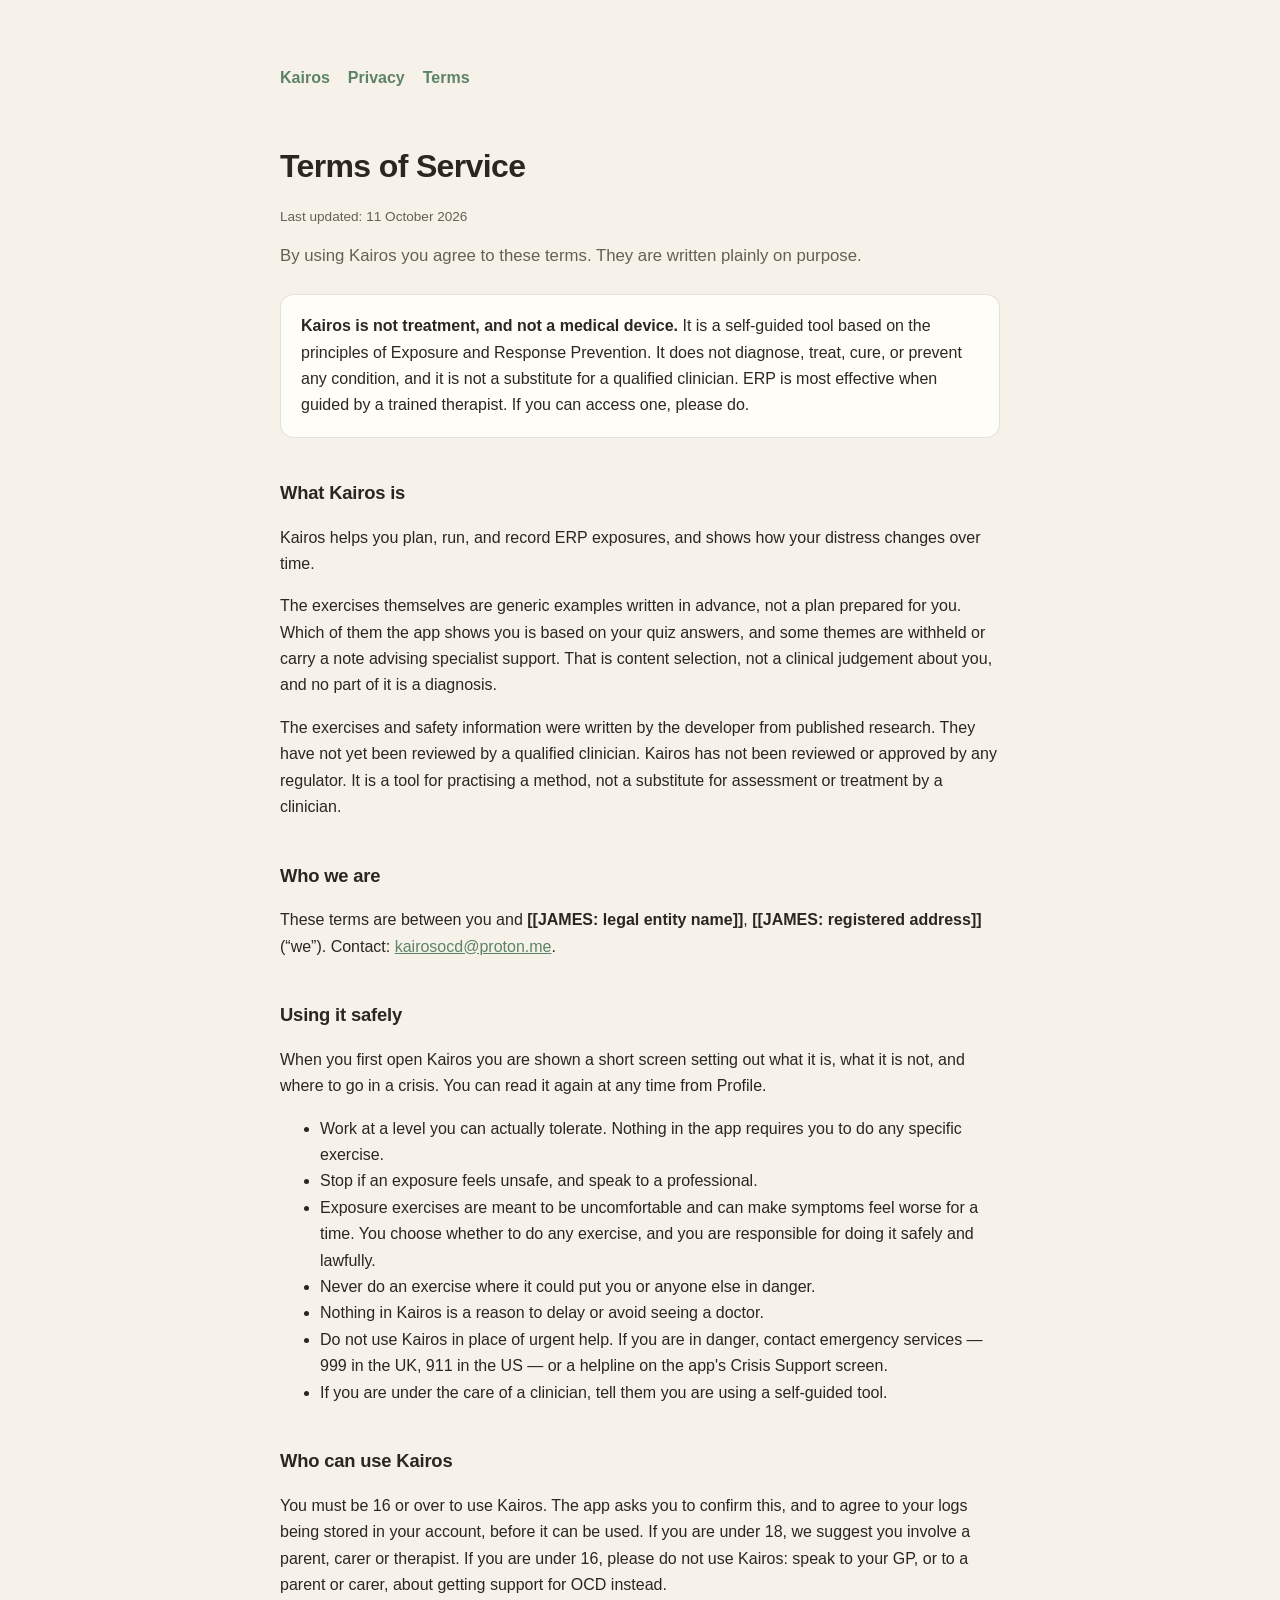
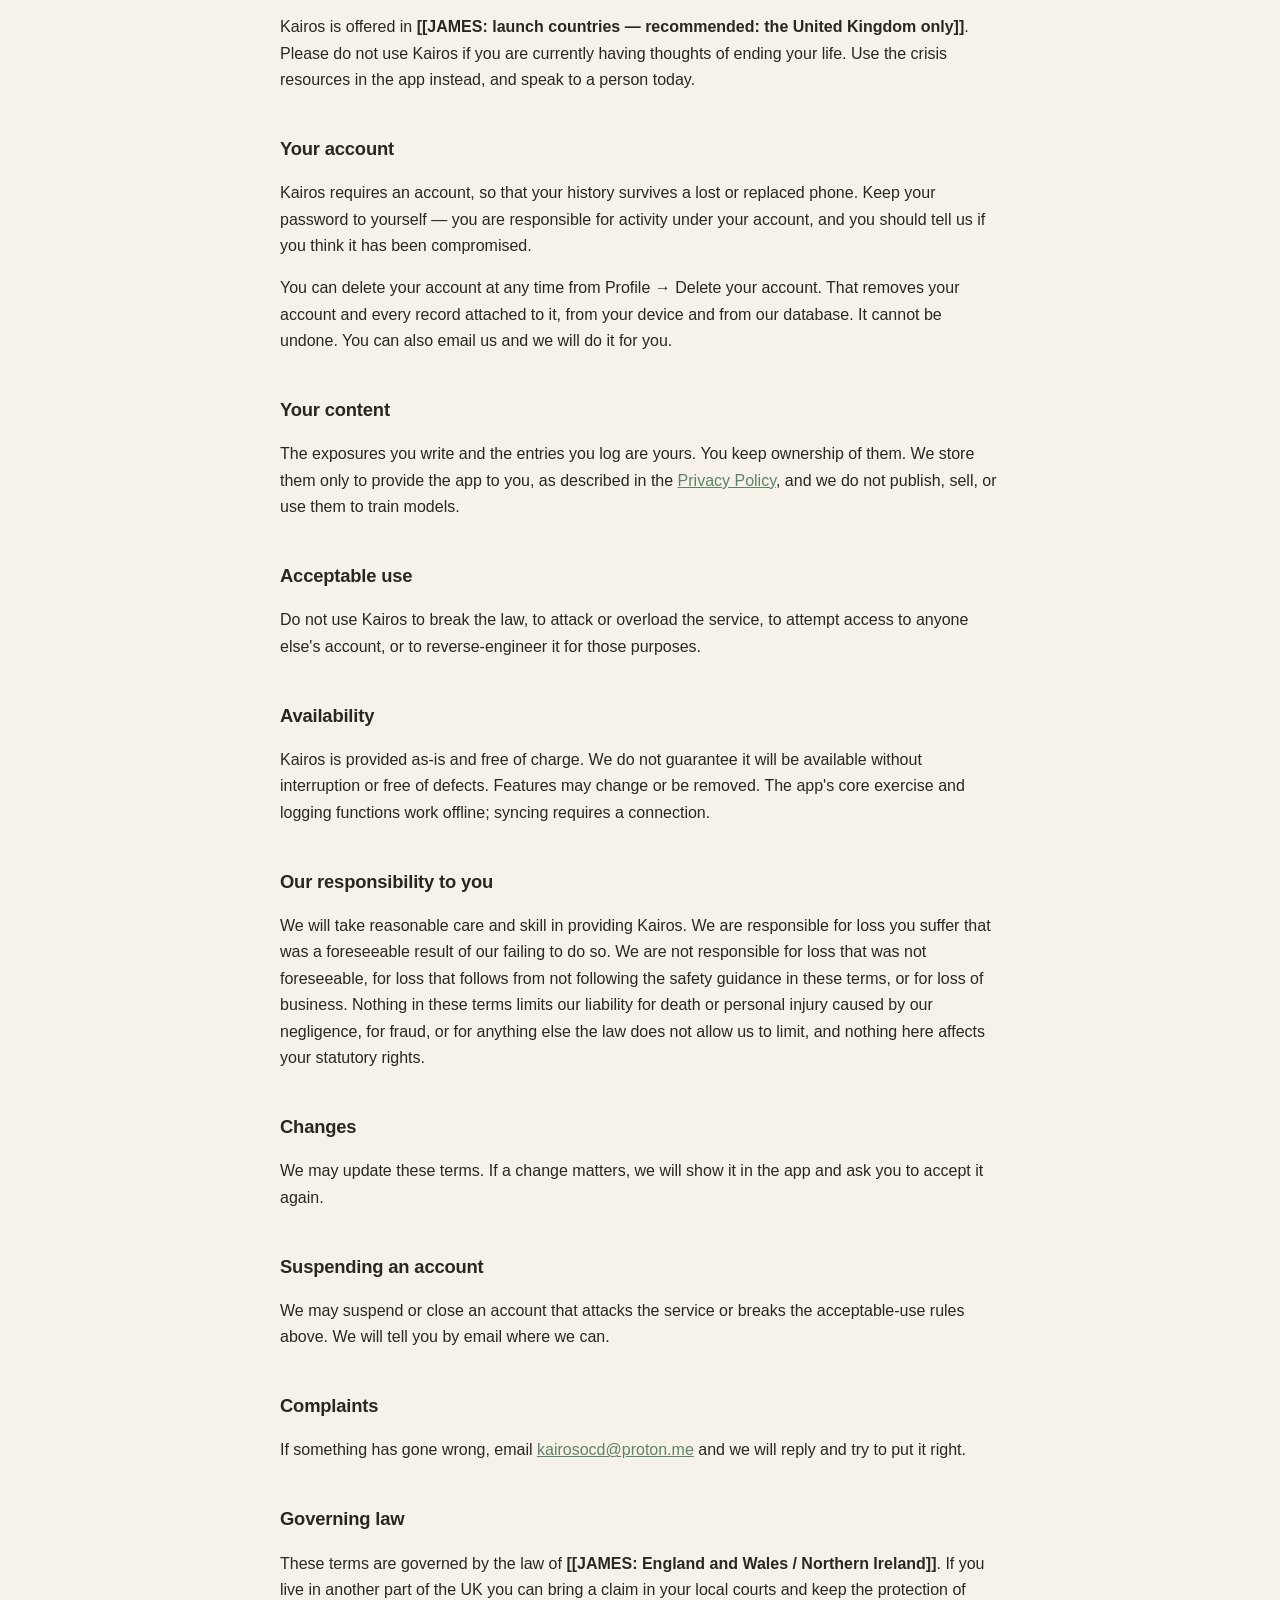
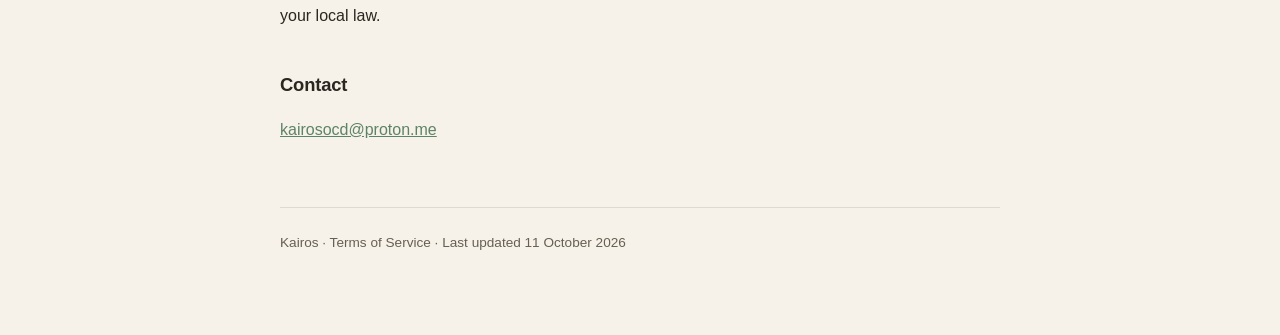
<file: terms.html>
<!doctype html>
<html lang="en"><head><meta charset="utf-8"><meta http-equiv="Content-Security-Policy" content="default-src 'none'; script-src 'none'; style-src 'self' 'unsafe-inline'; img-src 'self' data:; connect-src 'none'; base-uri 'none'; form-action 'none'; object-src 'none'"><meta name="referrer" content="strict-origin-when-cross-origin">
<meta name="viewport" content="width=device-width,initial-scale=1">
<title>Terms of Service — Kairos</title><meta name="description" content="The terms for using Kairos, including what it is not: a medical device, a diagnosis, or a substitute for a qualified clinician.">
<link rel="canonical" href="https://kairosapp.co.uk/terms.html">
<link rel="icon" href="favicon-32.png" sizes="32x32" type="image/png">
<link rel="icon" href="favicon-512.png" sizes="512x512" type="image/png">
<link rel="apple-touch-icon" href="favicon-180.png">
<meta name="theme-color" content="#5C8367">
<meta property="og:type" content="website">
<meta property="og:site_name" content="Kairos">
<meta property="og:title" content="Terms of Service — Kairos">
<meta property="og:description" content="The terms for using Kairos, including what it is not: a medical device, a diagnosis, or a substitute for a qualified clinician.">
<meta property="og:url" content="https://kairosapp.co.uk/terms.html">
<meta property="og:image" content="https://kairosapp.co.uk/og.png">
<meta property="og:image:width" content="1200">
<meta property="og:image:height" content="630">
<meta property="og:image:alt" content="The Kairos mark: a line falling and levelling off, with the most recent point picked out.">
<meta name="twitter:card" content="summary_large_image">
<link rel="stylesheet" href="style.css?v=20261020"></head>
<body><div class="wrap">
<nav><a href="index.html">Kairos</a><a href="privacy.html">Privacy</a><a href="terms.html">Terms</a></nav>
<main>

<h1>Terms of Service</h1>
<p class="updated">Last updated: 11 October 2026</p>

<p class="lede">By using Kairos you agree to these terms. They are written plainly on purpose.</p>

<div class="card">
<strong>Kairos is not treatment, and not a medical device.</strong>
It is a self-guided tool based on the principles of Exposure and Response Prevention. It does not
diagnose, treat, cure, or prevent any condition, and it is not a substitute for a qualified clinician.
ERP is most effective when guided by a trained therapist. If you can access one, please do.
</div>

<h2>What Kairos is</h2>
<p>Kairos helps you plan, run, and record ERP exposures, and shows how your distress changes over time.</p>
<p>The exercises themselves are generic examples written in advance, not a plan prepared for you. Which
of them the app shows you is based on your quiz answers, and some themes are withheld or carry a note
advising specialist support. That is content selection, not a clinical judgement about you, and no part
of it is a diagnosis.</p>
<p>The exercises and safety information were written by the developer from published research. They
have not yet been reviewed by a qualified clinician. Kairos has not been reviewed or approved by any regulator. It is a tool for practising a method, not
a substitute for assessment or treatment by a clinician.</p>

<h2>Who we are</h2>
<p>These terms are between you and <strong>[[JAMES: legal entity name]]</strong>,
<strong>[[JAMES: registered address]]</strong> (“we”). Contact:
<a href="mailto:kairosocd@proton.me">kairosocd@proton.me</a>.</p>

<h2>Using it safely</h2>
<p>When you first open Kairos you are shown a short screen setting out what it is, what it is not, and
where to go in a crisis. You can read it again at any time from Profile.</p>
<ul>
<li>Work at a level you can actually tolerate. Nothing in the app requires you to do any specific exercise.</li>
<li>Stop if an exposure feels unsafe, and speak to a professional.</li>
<li>Exposure exercises are meant to be uncomfortable and can make symptoms feel worse for a time. You choose whether to do any exercise, and you are responsible for doing it safely and lawfully.</li>
<li>Never do an exercise where it could put you or anyone else in danger.</li>
<li>Nothing in Kairos is a reason to delay or avoid seeing a doctor.</li>
<li>Do not use Kairos in place of urgent help. If you are in danger, contact emergency services —
999 in the UK, 911 in the US — or a helpline on the app's Crisis Support screen.</li>
<li>If you are under the care of a clinician, tell them you are using a self-guided tool.</li>
</ul>

<h2>Who can use Kairos</h2>
<p>You must be 16 or over to use Kairos. The app asks you to confirm this, and to agree to your logs
being stored in your account, before it can be used. If you are under 18, we suggest you involve a parent,
carer or therapist. If you are under 16, please do not use Kairos: speak to your GP, or to a parent or
carer, about getting support for OCD instead.</p>

<p>Kairos is offered in <strong>[[JAMES: launch countries — recommended: the United Kingdom only]]</strong>.
Please do not use Kairos if you are currently having thoughts of ending your life. Use the crisis
resources in the app instead, and speak to a person today.</p>

<h2>Your account</h2>
<p>Kairos requires an account, so that your history survives a lost or replaced phone. Keep your
password to yourself — you are responsible for activity under your account, and you should tell us if
you think it has been compromised.</p>
<p>You can delete your account at any time from Profile &rarr; Delete your account. That removes your
account and every record attached to it, from your device and from our database. It cannot be undone.
You can also email us and we will do it for you.</p>

<h2>Your content</h2>
<p>The exposures you write and the entries you log are yours. You keep ownership of them. We store them
only to provide the app to you, as described in the <a href="privacy.html">Privacy Policy</a>, and we do
not publish, sell, or use them to train models.</p>

<h2>Acceptable use</h2>
<p>Do not use Kairos to break the law, to attack or overload the service, to attempt access to anyone
else's account, or to reverse-engineer it for those purposes.</p>

<h2>Availability</h2>
<p>Kairos is provided as-is and free of charge. We do not guarantee it will be available without
interruption or free of defects. Features may change or be removed. The app's core exercise and logging
functions work offline; syncing requires a connection.</p>

<h2>Our responsibility to you</h2>
<p>We will take reasonable care and skill in providing Kairos. We are responsible for loss you suffer that
was a foreseeable result of our failing to do so. We are not responsible for loss that was not foreseeable,
for loss that follows from not following the safety guidance in these terms, or for loss of business.
Nothing in these terms limits our liability for death or personal injury caused by our negligence, for
fraud, or for anything else the law does not allow us to limit, and nothing here affects your statutory
rights.</p>

<h2>Changes</h2>
<p>We may update these terms. If a change matters, we will show it in the app and ask you to accept it again.</p>

<h2>Suspending an account</h2>
<p>We may suspend or close an account that attacks the service or breaks the acceptable-use rules above. We
will tell you by email where we can.</p>

<h2>Complaints</h2>
<p>If something has gone wrong, email <a href="mailto:kairosocd@proton.me">kairosocd@proton.me</a> and we will
reply and try to put it right.</p>

<h2>Governing law</h2>
<p>These terms are governed by the law of <strong>[[JAMES: England and Wales / Northern Ireland]]</strong>. If you live in another part of the UK you can bring a claim in your local courts and keep the protection of your local law.</p>

<h2>Contact</h2>
<p><a href="mailto:kairosocd@proton.me">kairosocd@proton.me</a></p>

</main>
<footer>Kairos · Terms of Service · Last updated 11 October 2026</footer>
</div></body></html>
</file>
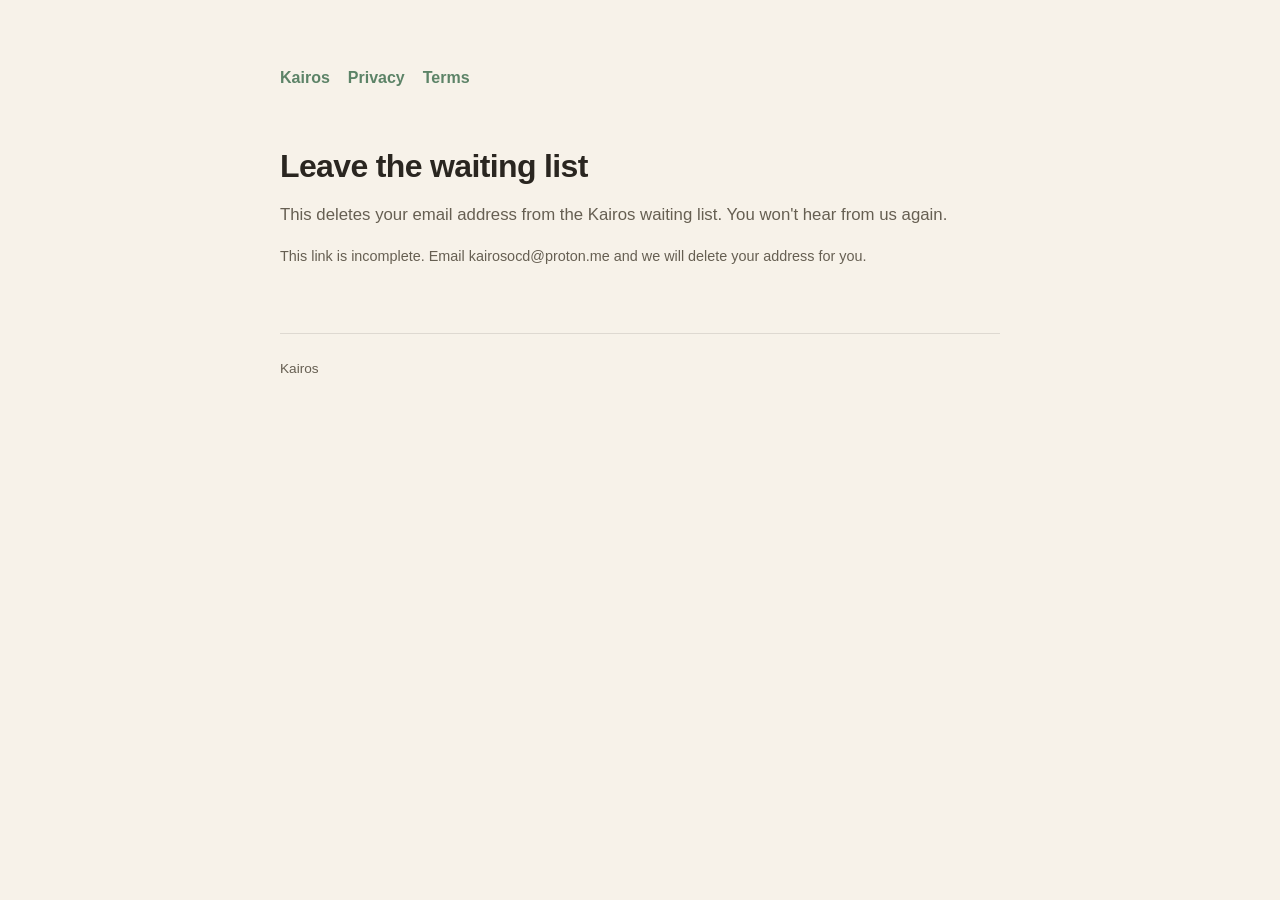
<file: unsubscribe.html>
<!doctype html>
<html lang="en"><head><meta charset="utf-8"><meta http-equiv="Content-Security-Policy" content="default-src 'none'; script-src 'sha256-gjJLZnYSEGh5b5uLZnQUQHp6PfXP/SUjaV9NsnX8xvY='; style-src 'self' 'unsafe-inline'; img-src 'self' data:; connect-src https://rinfsydefqgzggacbksc.supabase.co; base-uri 'none'; form-action 'none'; object-src 'none'"><meta name="referrer" content="no-referrer">
<meta name="viewport" content="width=device-width,initial-scale=1">
<title>Leave the waiting list — Kairos</title>
<meta name="description" content="Remove your email address from the Kairos waiting list.">
<meta name="robots" content="noindex">
<link rel="icon" href="/favicon-32.png" sizes="32x32" type="image/png">
<link rel="apple-touch-icon" href="/favicon-180.png">
<meta name="theme-color" content="#5C8367">
<link rel="stylesheet" href="/style.css?v=20261020"></head>
<body><div class="wrap">
<nav><a href="/">Kairos</a><a href="/privacy.html">Privacy</a><a href="/terms.html">Terms</a></nav>
<main>

<h1>Leave the waiting list</h1>
<div id="ask">
<p class="lede">This deletes your email address from the Kairos waiting list. You won't hear from us again.</p>
<p><button class="btn" id="go" type="button">Remove my address</button></p>
<p class="note" id="msg" role="status" aria-live="polite"></p>
</div>
<div id="gone" hidden>
<p class="lede">Done. Your address has been deleted.</p>
<p>If you change your mind, you can join again from the <a href="/">home page</a>.</p>
</div>
<noscript><p>This page needs JavaScript. Email <a href="mailto:kairosocd@proton.me?subject=Remove%20me">kairosocd@proton.me</a> and we will delete your address for you.</p></noscript>

</main>
<footer>Kairos</footer>
</div>
<script>
// Nothing happens on page load, only on the button: mail scanners open links
// in emails, and that must not remove anyone.
(function(){
var URL='https://rinfsydefqgzggacbksc.supabase.co/rest/v1/rpc/leave_waitlist',KEY='sb_publishable_8s-21yNIAFTTwb9iOPqPbw_uM5XrwYM';
var t=new URLSearchParams(location.search).get('t')||'',btn=document.getElementById('go'),msg=document.getElementById('msg');
var help='Email kairosocd@proton.me and we will delete your address for you.';
if(!/^[0-9a-f]{8}-[0-9a-f]{4}-[0-9a-f]{4}-[0-9a-f]{4}-[0-9a-f]{12}$/i.test(t)){btn.hidden=true;msg.textContent='This link is incomplete. '+help;return}
btn.addEventListener('click',function(){
btn.disabled=true;msg.textContent='Removing…';
fetch(URL,{method:'POST',headers:{'Content-Type':'application/json',apikey:KEY},body:JSON.stringify({p_token:t})})
.then(function(r){if(!r.ok)throw 0;document.getElementById('ask').hidden=true;document.getElementById('gone').hidden=false})
.catch(function(){btn.disabled=false;msg.textContent='That didn\'t work just now. Try again, or: '+help});
});
})();
</script>
</body></html>
</file>
<file: style.css>
:root{--bg:#F7F2E9;--surface:#FFFDF8;--text:#2A2620;--muted:#665F52;--accent:#5C8367;--border:rgba(42,38,32,.12)}
@media(prefers-color-scheme:dark){:root{--bg:#2A2620;--surface:#332E27;--text:#F2EDE3;--muted:#C2B9A8;--accent:#8FB399;--border:rgba(232,230,227,.14)}}
*{box-sizing:border-box}
body{margin:0;background:var(--bg);color:var(--text);font:16px/1.65 -apple-system,BlinkMacSystemFont,"Segoe UI",Inter,sans-serif;padding:0 20px}
.wrap{max-width:720px;margin:0 auto;padding:56px 0 80px}
h1{font-size:2rem;letter-spacing:-.02em;margin:0 0 .25em}
h2{font-size:1.15rem;margin:2.2em 0 .5em;letter-spacing:-.01em}
p,li{color:var(--text)}
.lede{color:var(--muted);font-size:1.05rem;margin-top:0}
.updated{color:var(--muted);font-size:.85rem}
a{color:var(--accent)}
nav{display:flex;gap:6px 18px;margin-bottom:40px;flex-wrap:wrap;align-items:center}
nav a{text-decoration:none;font-weight:600;display:inline-flex;align-items:center;min-height:44px}
a:focus-visible{outline:2px solid var(--accent);outline-offset:3px;border-radius:4px}
.hero-band a:focus-visible{outline-color:#fff}
.card{background:var(--surface);border:1px solid var(--border);border-radius:14px;padding:18px 20px;margin:1.5em 0}
.note{color:var(--muted);font-size:.9rem}
footer{margin-top:64px;padding-top:24px;border-top:1px solid var(--border);color:var(--muted);font-size:.85rem}
/* Tables carry the lawful-basis and processor detail on the privacy page.
   Narrow screens scroll the table rather than crushing the columns. */
.tablewrap{overflow-x:auto;-webkit-overflow-scrolling:touch;margin:1.2em 0}
table{border-collapse:collapse;width:100%;min-width:460px;font-size:.93rem}
th,td{text-align:left;vertical-align:top;padding:10px 14px;border-bottom:1px solid var(--border)}
th{color:var(--muted);font-weight:600;font-size:.8rem;letter-spacing:.03em;text-transform:uppercase}
tr:last-child td{border-bottom:0}

/* Landing page */
.wrap.wide{max-width:1040px}
.center{text-align:center}
.fine{color:var(--muted);font-size:.85rem}
.band{padding-left:20px;padding-right:20px;margin-left:-20px;margin-right:-20px}
body{overflow-x:hidden}
.hero-band{background:linear-gradient(165deg,#5C8367 0%,#3E6650 60%,#2F4F3C 100%);color:#F7F2E9;padding-bottom:0;margin-top:0}
.hero-band .wrap{padding-bottom:0}
nav .brand{display:flex;align-items:center;gap:9px;margin-right:auto;font-size:1.05rem}
nav .brand img{border-radius:7px;box-shadow:0 0 0 2px rgba(247,242,233,.9)}
.hero-band nav{margin-bottom:28px}
.hero-band nav a{color:#F7F2E9}
.hero{text-align:center;padding:24px 0 0}
.hero h1{font-size:clamp(2.6rem,8vw,4.8rem);line-height:1.02;letter-spacing:-.035em;margin:0 auto 18px;color:#fff}
.hero .lede{max-width:32em;margin:0 auto;font-size:1.15rem;color:rgba(247,242,233,.86)}
.cta{display:flex;gap:12px;justify-content:center;flex-wrap:wrap;margin:22px 0 0}
/* Waiting list */
.soon{letter-spacing:.14em;text-transform:uppercase;font-size:.78rem;font-weight:600;color:#F3C9A6;margin:30px 0 12px}
.join{max-width:520px;margin:0 auto}
.join-row{display:flex;gap:8px;background:rgba(247,242,233,.14);border:1.5px solid rgba(247,242,233,.4);border-radius:999px;padding:6px}
.join-row:focus-within{border-color:#F7F2E9}
.join input[type=email]{flex:1;min-width:0;background:none;border:0;outline:0;color:#fff;font:inherit;padding:10px 6px 10px 18px}
.join input[type=email]::placeholder{color:rgba(247,242,233,.6)}
.join button{background:#E08A4B;color:#2A2620;font:inherit;font-weight:700;border:0;border-radius:999px;padding:12px 22px;cursor:pointer;white-space:nowrap}
.join button:hover{background:#EA9A5F}
.join button:focus-visible,.join-opt input:focus-visible{outline:2px solid #fff;outline-offset:2px}
.join button:disabled{opacity:.6;cursor:default}
.join-opt{display:flex;gap:9px;align-items:flex-start;justify-content:center;text-align:left;margin:14px 0 0;font-size:.95rem;color:rgba(247,242,233,.9);cursor:pointer}
.join-opt input{width:18px;height:18px;margin:3px 0 0;accent-color:#E08A4B;flex:none}
.join-fine{font-size:.82rem;line-height:1.5;color:rgba(247,242,233,.72);margin:10px 0 0}
.join-fine a{color:#F7F2E9}
.join-msg{margin:12px 0 0;font-weight:600;color:#fff;min-height:0}
.join-msg:empty{display:none}
.join-msg.bad{color:#FFD9BF}
.join.done .join-row,.join.done .join-opt,.join.done .join-fine{display:none}
.join.done .join-msg{font-size:1.1rem;background:rgba(247,242,233,.14);border-radius:14px;padding:16px 20px}
.sr{position:absolute;width:1px;height:1px;overflow:hidden;clip-path:inset(50%);white-space:nowrap}
.hp{position:absolute;left:-9999px;width:1px;height:1px;opacity:0}
@media(max-width:480px){
 .join-row{flex-direction:column;border-radius:22px;padding:8px}
 .join input[type=email]{text-align:center;padding:10px}
}
.pill{background:#E08A4B;color:#2A2620;font-weight:700;padding:14px 26px;border-radius:999px}
.ghost{padding:13px 22px;border-radius:999px;border:1.5px solid rgba(247,242,233,.5);text-decoration:none;font-weight:600;color:#F7F2E9}
.stage{display:flex;justify-content:center;align-items:flex-end;gap:clamp(8px,2.4vw,28px);margin:48px auto -150px;max-width:900px}
.phone{margin:0;min-width:0}
.phone img{width:100%;height:auto;display:block;border-radius:34px;border:9px solid #1d1b17;box-shadow:0 26px 60px rgba(0,0,0,.32);background:#1d1b17}
.phone.main{flex:0 1 310px;position:relative;z-index:2}
.phone.side{flex:0 1 250px;margin-bottom:60px}
.phone.left{transform:rotate(-5deg)}
.phone.right{transform:rotate(5deg)}
.after-stage{padding-top:190px}
h2.big{font-size:clamp(1.7rem,4.5vw,2.4rem);letter-spacing:-.02em;margin:44px 0 28px}
.steps{display:grid;grid-template-columns:repeat(4,1fr);gap:34px 32px;margin:12px 0 20px}
@media(max-width:900px){.steps{grid-template-columns:repeat(2,1fr)}}
@media(max-width:520px){.steps{grid-template-columns:1fr}}
.step h3{margin:14px 0 6px;font-size:1.15rem}
.step p{margin:0;color:var(--muted);line-height:1.6}
.num{display:inline-flex;width:42px;height:42px;border-radius:50%;align-items:center;justify-content:center;background:var(--accent);color:#fff;font-weight:700;font-size:1.1rem}
@media(prefers-color-scheme:dark){.num{color:#1d1a15}}
.quote-band{background:#2F4A38;color:#F7F2E9;text-align:center;padding-top:76px;padding-bottom:76px;margin-top:64px}
.quote-band .wrap{padding:0;max-width:760px}
.eyebrow{letter-spacing:.14em;text-transform:uppercase;font-size:.78rem;color:#B9D3C0;margin:0 0 16px;font-weight:600}
.quote{font-size:clamp(2rem,6vw,3.3rem);line-height:1.08;letter-spacing:-.03em;font-weight:700;margin:0 0 18px;color:#fff}
.quote-sub{font-size:1.1rem;line-height:1.6;color:rgba(247,242,233,.82);margin:0 auto;max-width:36em}
.privs{display:grid;grid-template-columns:repeat(auto-fit,minmax(240px,1fr));gap:30px;margin:8px 0 24px;text-align:center}
.privs h3{margin:12px 0 6px;font-size:1.1rem}
.privs p{margin:0;color:var(--muted);line-height:1.55}
.tick{display:inline-flex;width:46px;height:46px;border-radius:50%;align-items:center;justify-content:center;background:rgba(92,131,103,.16);color:var(--accent)}
.safety{max-width:640px;margin:48px auto 0}
.crisis{margin:12px 0 0;color:var(--muted);font-size:.95rem}
.foot-band{background:#24201B;color:#C9C1B2;margin-top:64px;padding-top:36px;padding-bottom:40px}
.foot-band footer{margin:0;border:0;padding:0;color:#C9C1B2}
.foot-band a{color:#B9D3C0}
.foot-band p{margin:8px 0}
@media(max-width:700px){
 .stage{margin-bottom:-110px}
 .phone.side{display:none}
 .phone.main{flex:0 1 260px}
 .after-stage{padding-top:170px}
}
@media(max-width:560px){.wrap{padding:28px 0 48px}.hero-band .wrap{padding-bottom:0}}

/* Showcase carousel */
.showcase{margin:8px -20px 0}
.showcase .sub{color:var(--muted);margin:-14px 0 22px}
.track{display:flex;gap:22px;overflow-x:auto;scroll-snap-type:x mandatory;-webkit-overflow-scrolling:touch;padding:10px max(20px,calc((100vw - 1040px)/2 + 20px)) 22px;scrollbar-width:thin}
.track:focus-visible{outline:2px solid var(--accent);outline-offset:-2px}
.slide{flex:0 0 min(270px,66vw);margin:0;scroll-snap-align:center}
.frame{border-radius:34px;border:9px solid #1d1b17;background:#1d1b17;box-shadow:0 18px 40px rgba(42,38,32,.22);overflow:hidden}
.frame img{display:block;width:100%;height:auto}
.slide figcaption{display:flex;flex-direction:column;gap:3px;text-align:center;margin-top:16px;padding:0 6px}
.slide figcaption strong{font-size:1.02rem}
.slide figcaption span{color:var(--muted);font-size:.92rem;line-height:1.45}
h2.how{margin-top:36px}
@media(min-width:1000px){.slide{flex-basis:250px}}

.track>.slide:first-child{margin-left:auto}
.track>.slide:last-child{margin-right:auto}
@media(min-width:701px){.slide.dup{display:none}.track{justify-content:center}}

/* Soft edge: the hero fades into the page instead of ending in a straight line. */
.hero-band{position:relative}
.hero-band::after{content:"";position:absolute;left:0;right:0;bottom:0;height:230px;background:linear-gradient(to bottom,rgba(0,0,0,0) 0%,var(--bg) 100%);pointer-events:none;z-index:0}
.hero-band .wrap{position:relative;z-index:1}
@media(max-width:700px){.hero-band::after{height:170px}}

/* Unsubscribe page */
.btn{background:var(--accent);color:#fff;font:inherit;font-weight:600;border:0;border-radius:999px;padding:13px 26px;cursor:pointer}
.btn:disabled{opacity:.6;cursor:default}
.btn:focus-visible{outline:2px solid var(--text);outline-offset:2px}
@media(prefers-color-scheme:dark){.btn{color:#1d1a15}}

/* Showcase tiles: each phone sits on a soft tinted card for depth */
:root{--t1:#DCE9DF;--t2:#F7E3D3;--t3:#EAE2F1;--t4:#DDE8EE;--t5:#E7EBD5;--t6:#F5DCD8;--t7:#E1E4F2}
@media(prefers-color-scheme:dark){:root{--t1:#2E4435;--t2:#4A3A2D;--t3:#3C3548;--t4:#2D3F4A;--t5:#3B4430;--t6:#4A3331;--t7:#343A4F}}
.tile{padding:24px 22px 0;border-radius:30px;overflow:hidden;background:var(--tint)}
.tile .frame{border-bottom-left-radius:0;border-bottom-right-radius:0;border-bottom:0;box-shadow:0 -8px 30px rgba(42,38,32,.12)}
.t1{--tint:var(--t1)}.t2{--tint:var(--t2)}.t3{--tint:var(--t3)}.t4{--tint:var(--t4)}.t5{--tint:var(--t5)}.t6{--tint:var(--t6)}.t7{--tint:var(--t7)}
.slide{flex:0 0 min(300px,74vw)}
@media(min-width:1000px){.slide{flex-basis:300px}}

/* Section changes ease in and out instead of cutting: each coloured band blends
   to the page colour over ~110px at its top and bottom. */
.quote-band{background:linear-gradient(to bottom,var(--bg) 0,#2F4A38 110px,#2F4A38 calc(100% - 110px),var(--bg) 100%);padding-top:186px;padding-bottom:186px;margin-top:0}
.foot-band{background:linear-gradient(to bottom,var(--bg) 0,#24201B 120px);padding-top:156px;margin-top:0}

/* Showcase on wider screens: a centred grid. The old centred scroller overflowed
   on both sides, which cut the first tiles off and left them unreachable. */
@media(min-width:701px){
  .track{display:grid;grid-template-columns:repeat(2,minmax(0,270px));justify-content:center;gap:28px 22px;overflow:visible;max-width:1200px;margin:0 auto;padding:10px 20px 22px;scroll-snap-type:none}
  .slide{flex:none;margin:0}
}
@media(min-width:1100px){.track{grid-template-columns:repeat(4,minmax(0,240px))}}
</file>
